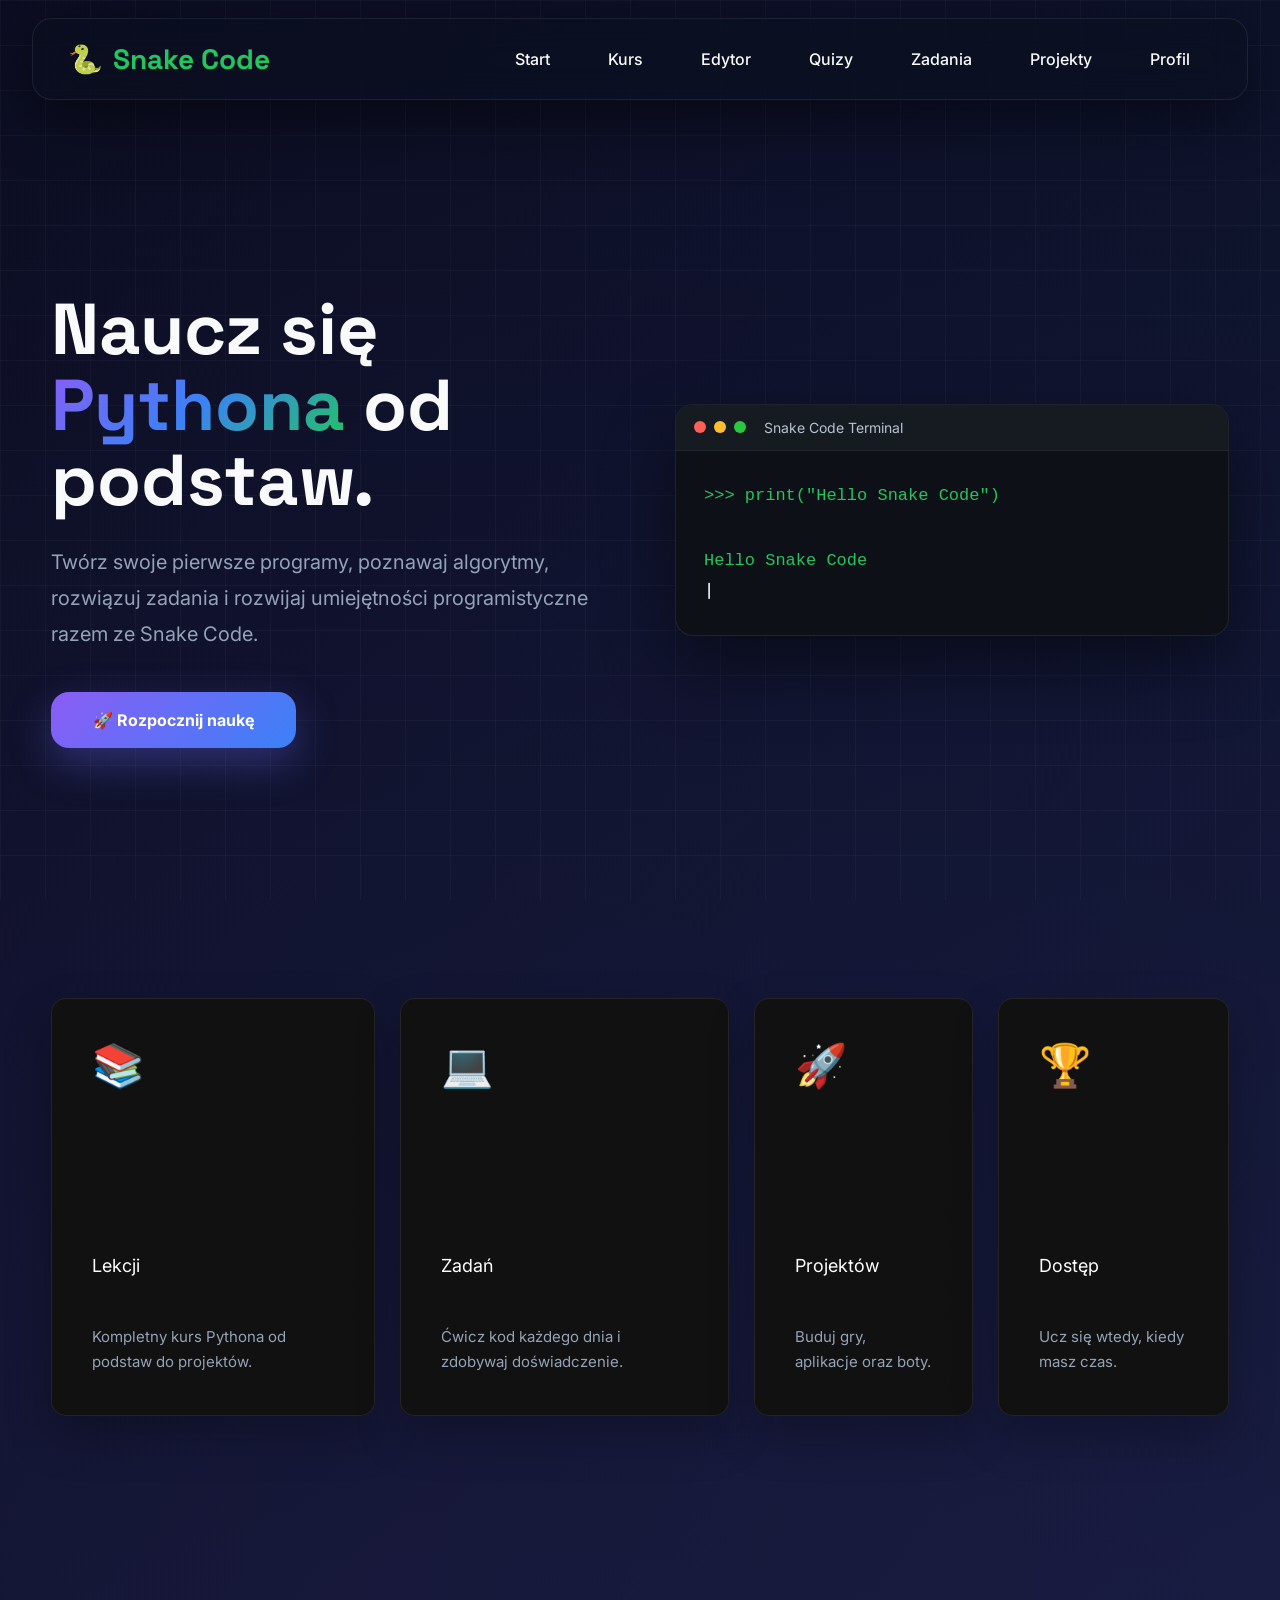
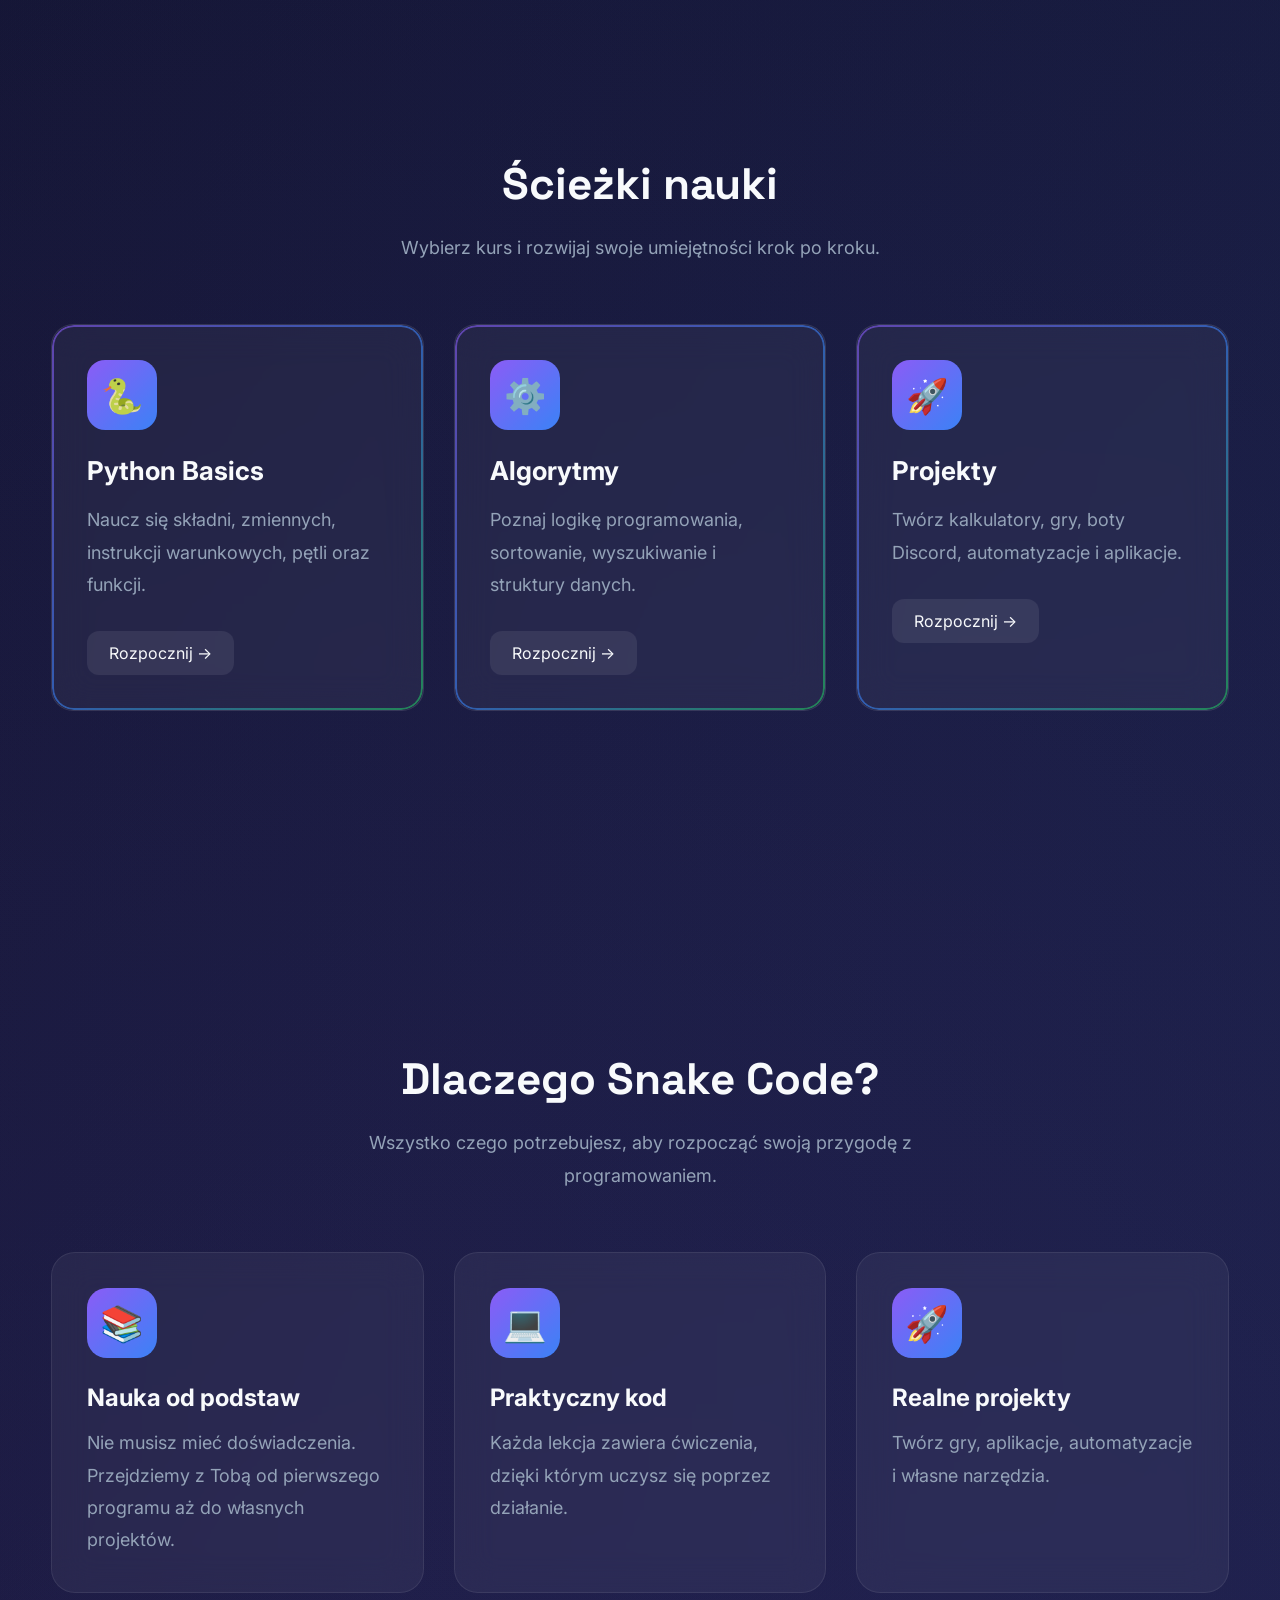
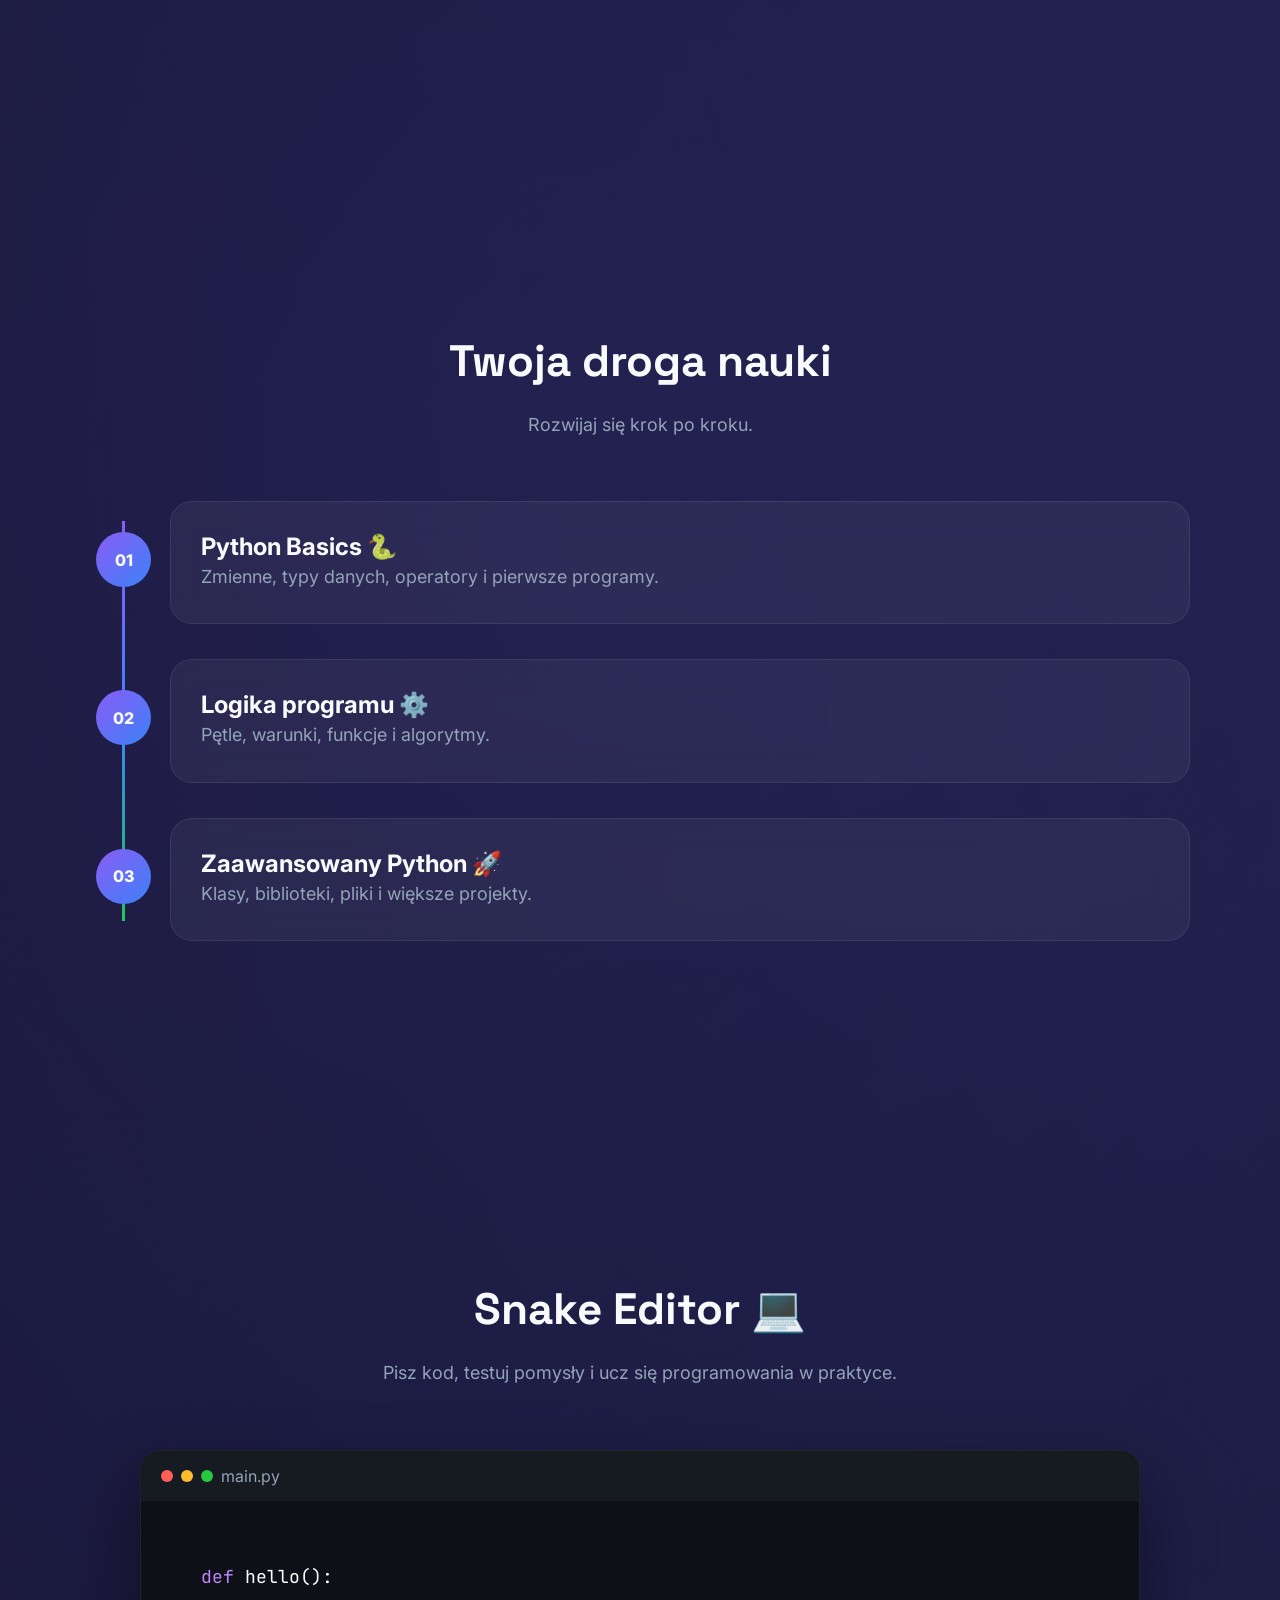
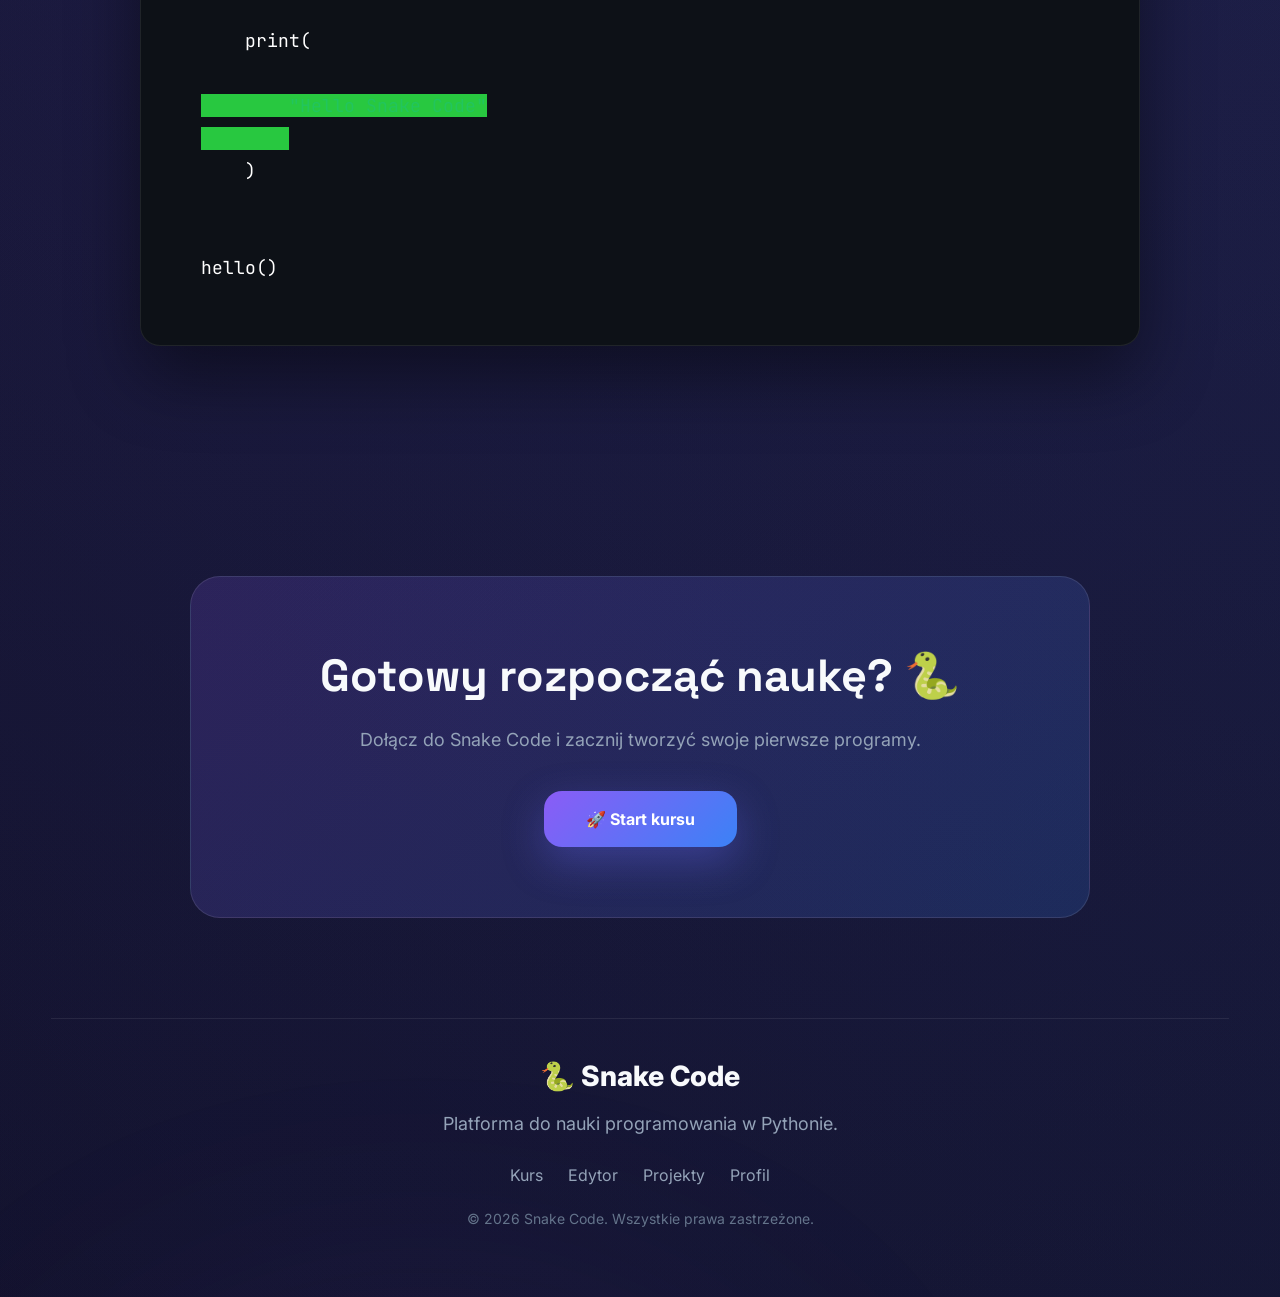
<file: index.html>
<!DOCTYPE html>
<html lang="pl">

<head>

    <meta charset="UTF-8">
    <meta name="viewport" content="width=device-width, initial-scale=1.0">

    <title>Snake Code | Nauka Pythona</title>

    <link rel="stylesheet" href="css/style.css">

</head>

<body>

<header>

    <div class="logo">
        🐍 <span>Snake Code</span>
    </div>

    <nav>

        <a href="index.html">Start</a>
        <a href="kurs.html">Kurs</a>
        <a href="edytor.html">Edytor</a>
        <a href="quiz.html">Quizy</a>
        <a href="zadania.html">Zadania</a>
        <a href="projekty.html">Projekty</a>
        <a href="profil.html">Profil</a>

    </nav>

</header>

<!-- HERO -->

<section class="hero">

    <div class="hero-left">

        <h1>
            Naucz się
            <span>Pythona</span>
            od podstaw.
        </h1>

        <p>

            Twórz swoje pierwsze programy,
            poznawaj algorytmy, rozwiązuj zadania
            i rozwijaj umiejętności programistyczne
            razem ze Snake Code.

        </p>

        <a href="kurs.html" class="btn">

            🚀 Rozpocznij naukę

        </a>

    </div>

    <div class="hero-right">

        <div class="terminal">

            <div class="terminal-header">

                <span class="dot red"></span>
                <span class="dot yellow"></span>
                <span class="dot green"></span>

                <span class="title">

                    Snake Code Terminal

                </span>

            </div>

<pre><code id="typing"></code><span class="cursor">|</span></pre>

        </div>

    </div>

</section>

<!-- STATYSTYKI -->

<section class="stats">

    <div class="stat-card">

        <div class="stat-icon">📚</div>

        <div class="stat-number">30+</div>

        <div class="stat-title">

            Lekcji

        </div>

        <div class="stat-text">

            Kompletny kurs Pythona
            od podstaw do projektów.

        </div>

    </div>

    <div class="stat-card">

        <div class="stat-icon">💻</div>

        <div class="stat-number">120+</div>

        <div class="stat-title">

            Zadań

        </div>

        <div class="stat-text">

            Ćwicz kod każdego dnia
            i zdobywaj doświadczenie.

        </div>

    </div>

    <div class="stat-card">

        <div class="stat-icon">🚀</div>

        <div class="stat-number">15+</div>

        <div class="stat-title">

            Projektów

        </div>

        <div class="stat-text">

            Buduj gry,
            aplikacje oraz boty.

        </div>

    </div>

    <div class="stat-card">

        <div class="stat-icon">🏆</div>

        <div class="stat-number">24/7</div>

        <div class="stat-title">

            Dostęp

        </div>

        <div class="stat-text">

            Ucz się wtedy,
            kiedy masz czas.

        </div>

    </div>

</section>
<!-- KURSY -->

<section class="courses">

    <div class="section-title">

        <h2>Ścieżki nauki</h2>

        <p>
            Wybierz kurs i rozwijaj swoje umiejętności krok po kroku.
        </p>

    </div>

    <div class="course-grid">

        <div class="course-card">

            <div class="course-icon">🐍</div>

            <h3>Python Basics</h3>

            <p>

                Naucz się składni, zmiennych, instrukcji warunkowych,
                pętli oraz funkcji.

            </p>

            <a href="kurs.html" class="course-btn">

                Rozpocznij →

            </a>

        </div>

        <div class="course-card">

            <div class="course-icon">⚙️</div>

            <h3>Algorytmy</h3>

            <p>

                Poznaj logikę programowania,
                sortowanie, wyszukiwanie
                i struktury danych.

            </p>

            <a href="kurs.html" class="course-btn">

                Rozpocznij →

            </a>

        </div>

        <div class="course-card">

            <div class="course-icon">🚀</div>

            <h3>Projekty</h3>

            <p>

                Twórz kalkulatory,
                gry, boty Discord,
                automatyzacje i aplikacje.

            </p>

            <a href="projekty.html" class="course-btn">

                Rozpocznij →

            </a>

        </div>

    </div>

</section>
<!-- DLACZEGO SNAKE CODE -->

<section class="why">

    <div class="section-title">

        <h2>
            Dlaczego Snake Code?
        </h2>

        <p>
            Wszystko czego potrzebujesz,
            aby rozpocząć swoją przygodę z programowaniem.
        </p>

    </div>


    <div class="cards">


        <div class="card">

            <div class="card-icon">
                📚
            </div>

            <h3>
                Nauka od podstaw
            </h3>

            <p>
                Nie musisz mieć doświadczenia.
                Przejdziemy z Tobą od pierwszego
                programu aż do własnych projektów.
            </p>

        </div>



        <div class="card">

            <div class="card-icon">
                💻
            </div>

            <h3>
                Praktyczny kod
            </h3>

            <p>
                Każda lekcja zawiera ćwiczenia,
                dzięki którym uczysz się poprzez działanie.
            </p>

        </div>



        <div class="card">

            <div class="card-icon">
                🚀
            </div>

            <h3>
                Realne projekty
            </h3>

            <p>
                Twórz gry, aplikacje,
                automatyzacje i własne narzędzia.
            </p>

        </div>


    </div>


</section>



<!-- ROADMAP -->

<section class="roadmap">


    <div class="section-title">

        <h2>
            Twoja droga nauki
        </h2>

        <p>
            Rozwijaj się krok po kroku.
        </p>

    </div>



    <div class="timeline">


        <div class="step">

            <span>
                01
            </span>

            <h3>
                Python Basics 🐍
            </h3>

            <p>
                Zmienne, typy danych,
                operatory i pierwsze programy.
            </p>

        </div>



        <div class="step">

            <span>
                02
            </span>

            <h3>
                Logika programu ⚙️
            </h3>

            <p>
                Pętle, warunki,
                funkcje i algorytmy.
            </p>

        </div>



        <div class="step">

            <span>
                03
            </span>

            <h3>
                Zaawansowany Python 🚀
            </h3>

            <p>
                Klasy, biblioteki,
                pliki i większe projekty.
            </p>

        </div>



    </div>


</section>

<!-- CODE EDITOR PREVIEW -->

<section class="editor-preview">


    <div class="section-title">

        <h2>
            Snake Editor 💻
        </h2>

        <p>
            Pisz kod, testuj pomysły
            i ucz się programowania w praktyce.
        </p>

    </div>



    <div class="editor-window">


        <div class="editor-top">

            <span class="dot red"></span>
            <span class="dot yellow"></span>
            <span class="dot green"></span>

            <span>
                main.py
            </span>

        </div>



        <div class="editor-code">

<pre>
<span class="purple">def</span> hello():

    print(
        <span class="green">
        "Hello Snake Code"
        </span>
    )


hello()
</pre>

        </div>


    </div>


</section>




<!-- CTA -->

<section class="cta">


    <h2>
        Gotowy rozpocząć naukę? 🐍
    </h2>


    <p>

        Dołącz do Snake Code
        i zacznij tworzyć swoje pierwsze programy.

    </p>



    <a href="kurs.html" class="btn">

        🚀 Start kursu

    </a>


</section>




<!-- FOOTER -->

<footer>


    <div class="footer-logo">

        🐍 Snake Code

    </div>


    <p>

        Platforma do nauki programowania w Pythonie.

    </p>


    <div class="footer-links">


        <a href="kurs.html">
            Kurs
        </a>


        <a href="edytor.html">
            Edytor
        </a>


        <a href="projekty.html">
            Projekty
        </a>


        <a href="profil.html">
            Profil
        </a>


    </div>



    <div class="copyright">

        © 2026 Snake Code.
        Wszystkie prawa zastrzeżone.

    </div>


</footer>



<script src="js/script.js"></script>

</body>
</html>
</file>
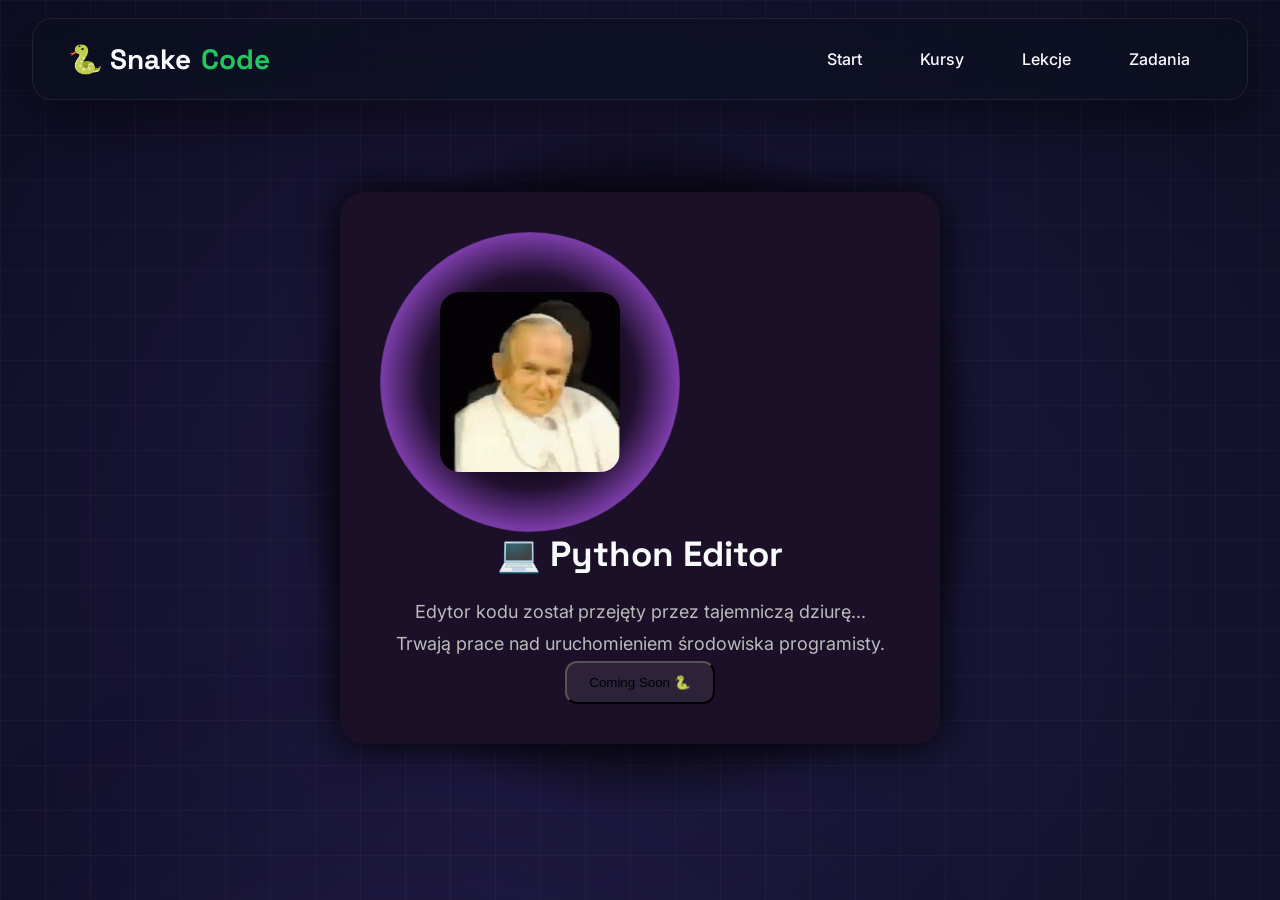
<file: edytor.html>
<!DOCTYPE html>
<html lang="pl">

<head>

<meta charset="UTF-8">

<title>Snake Code - Edytor</title>


<link rel="stylesheet" href="css/style.css">


</head>



<body>



<header>


<div class="logo">

🐍 Snake <span>Code</span>

</div>



<nav>


<a href="index.html">Start</a>

<a href="kurs.html">Kursy</a>

<a href="lekcje.html">Lekcje</a>

<a href="zadania.html">Zadania</a>


</nav>



</header>




<section class="secret-zone">



<div class="secret-card">



<div class="portal">


<img src="img/2137.gif">


</div>



<h2>

💻 Python Editor

</h2>



<p>

Edytor kodu został przejęty przez tajemniczą dziurę...

</p>



<p>

Trwają prace nad uruchomieniem środowiska programisty.

</p>



<button class="course-btn">

Coming Soon 🐍

</button>



</div>



</section>




</body>

</html>
</file>
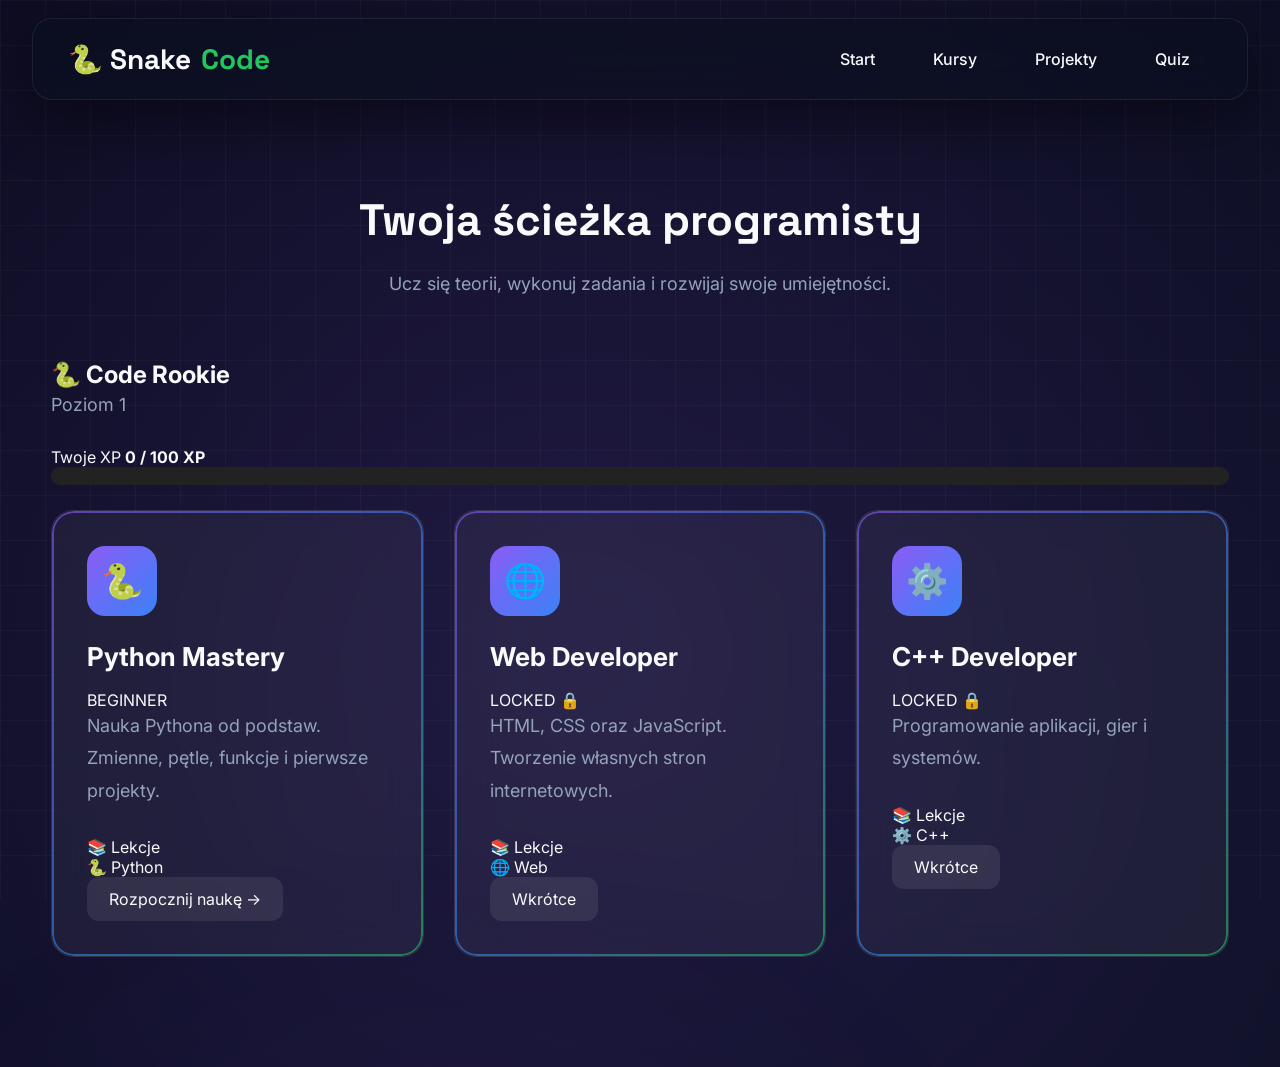
<file: kurs.html>
<!DOCTYPE html>
<html lang="pl">

<head>

<meta charset="UTF-8">
<meta name="viewport" content="width=device-width, initial-scale=1.0">

<title>Snake Code | Kursy</title>

<link rel="stylesheet" href="css/style.css">

</head>


<body>


<header>


<div class="logo">

🐍 Snake <span>Code</span>

</div>



<nav>

<a href="index.html">Start</a>
<a href="kurs.html">Kursy</a>
<a href="projekty.html">Projekty</a>
<a href="quiz.html">Quiz</a>

</nav>


</header>





<section>


<div class="section-title">


<h2>
Twoja ścieżka programisty
</h2>


<p>
Ucz się teorii, wykonuj zadania i rozwijaj swoje umiejętności.
</p>


</div>





<div class="profile-left">


<h3 id="courseNickname">
🐍 Code Rookie
</h3>


<p id="courseLevel">
Poziom 1
</p>


</div>





<div class="xp-box">


<div>

Twoje XP

<strong id="userXP">
0 XP
</strong>


</div>


<div class="xp-bar">

<span id="xpProgress"></span>

</div>


</div>







<div class="course-grid">





<!-- PYTHON -->


<div class="course-card">



<div class="course-icon">

🐍

</div>




<h3>

Python Mastery

</h3>




<span class="badge">

BEGINNER

</span>





<p>

Nauka Pythona od podstaw.
Zmienne, pętle, funkcje i pierwsze projekty.

</p>





<div class="course-info">


<div>

📚
Lekcje

</div>



<div>

🐍
Python

</div>


</div>




<div class="progress">


<span id="pythonProgress">

</span>


</div>




<a class="course-btn" href="lekcje.html">

Rozpocznij naukę →

</a>



</div>









<!-- WEB -->


<div class="course-card locked">


<div class="course-icon">

🌐

</div>




<h3>

Web Developer

</h3>




<span class="badge locked-badge">

LOCKED 🔒

</span>





<p>

HTML, CSS oraz JavaScript.
Tworzenie własnych stron internetowych.

</p>





<div class="course-info">


<div>

📚
Lekcje

</div>



<div>

🌐
Web

</div>


</div>




<a class="course-btn">

Wkrótce

</a>



</div>









<!-- C++ -->


<div class="course-card locked">


<div class="course-icon">

⚙️

</div>




<h3>

C++ Developer

</h3>




<span class="badge locked-badge">

LOCKED 🔒

</span>





<p>

Programowanie aplikacji,
gier i systemów.

</p>





<div class="course-info">


<div>

📚
Lekcje

</div>



<div>

⚙️
C++

</div>


</div>




<a class="course-btn">

Wkrótce

</a>



</div>




</div>



</section>







<script src="js/User.js"></script>


<script>


if(typeof userData !== "undefined"){



document.getElementById("courseNickname").innerHTML =

"🐍 " + userData.nickname;



document.getElementById("courseLevel").innerHTML =

"Poziom " + userData.level;



document.getElementById("userXP").innerHTML =

userData.xp + " / " + userData.maxXp + " XP";





let percent =

(userData.xp / userData.maxXp) * 100;



document.getElementById("xpProgress").style.width =

percent + "%";





let python = userData.coursesProgress.python;



let progress =

(python.completed / python.total) * 100;




document.getElementById("pythonProgress").style.width =

progress + "%";



}



</script>




</body>

</html>
</file>
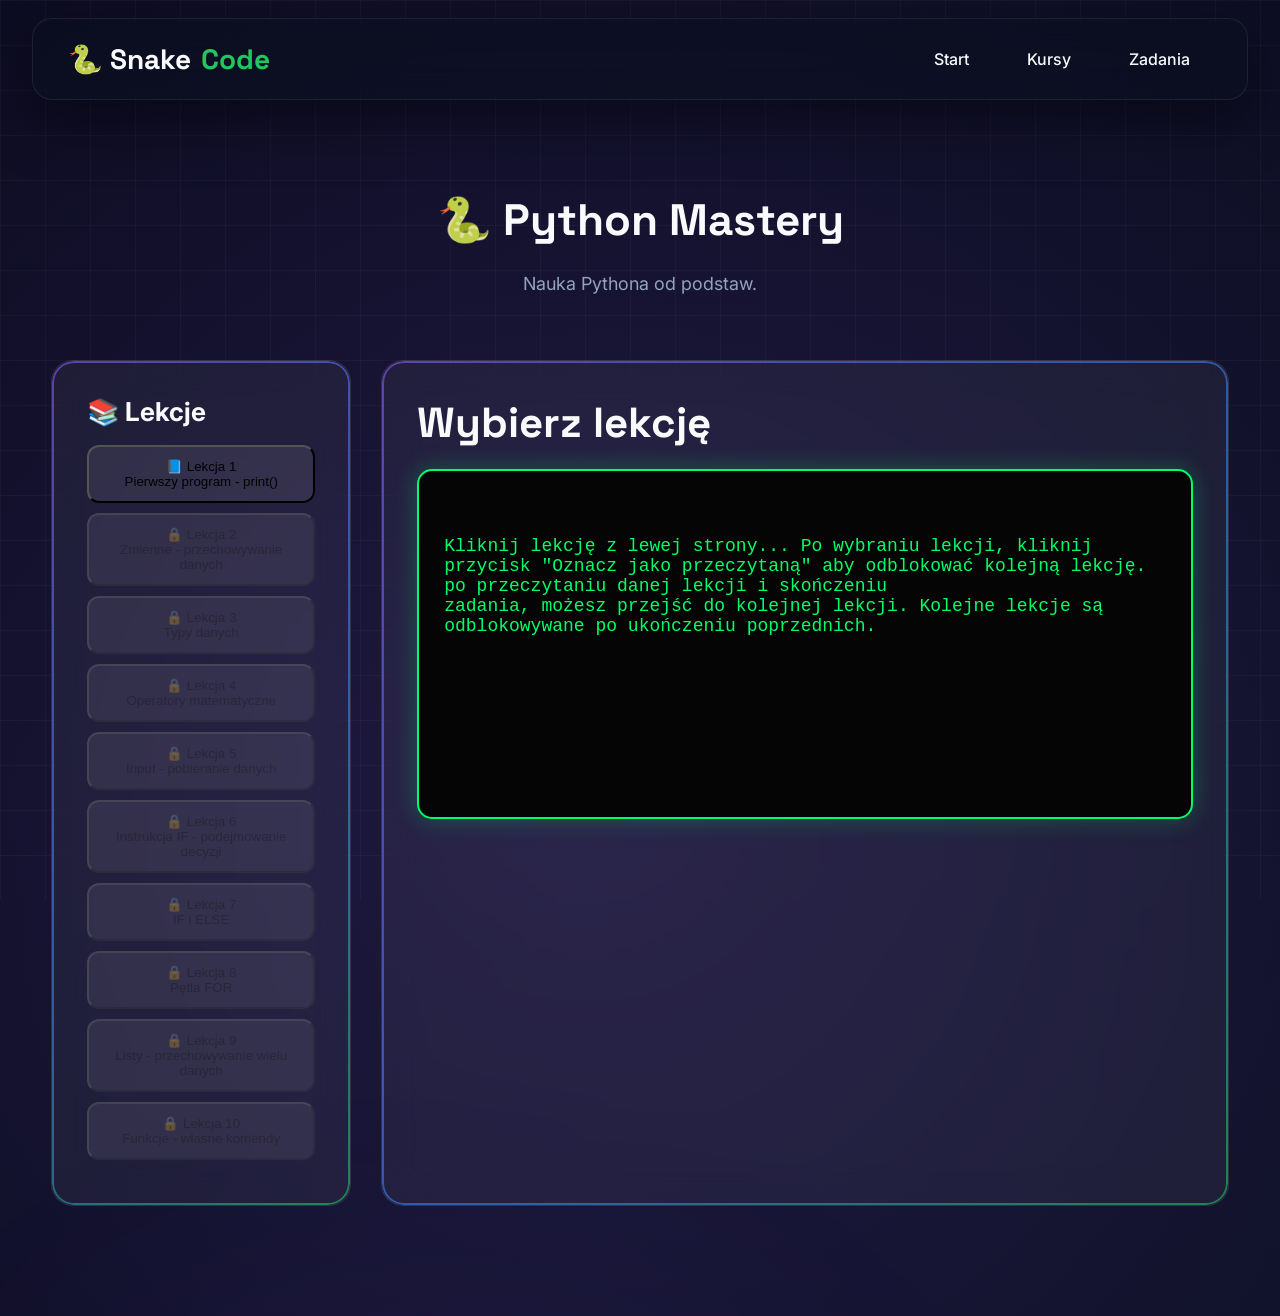
<file: lekcje.html>
<!DOCTYPE html>
<html lang="pl">

<head>

<meta charset="UTF-8">
<meta name="viewport" content="width=device-width, initial-scale=1.0">

<title>Snake Code - Python Mastery</title>

<link rel="stylesheet" href="css/style.css">

</head>


<body>


<header>

<div class="logo">
🐍 Snake <span>Code</span>
</div>


<nav>

<a href="index.html">Start</a>
<a href="kurs.html">Kursy</a>
<a href="zadania.html">Zadania</a>

</nav>

</header>




<section>


<div class="section-title">

<h2>
🐍 Python Mastery
</h2>


<p>
Nauka Pythona od podstaw.
</p>


</div>





<div style="
display:flex;
gap:30px;
flex-wrap:wrap;
">





<div class="course-card"
style="
width:300px;
">


<h3>
📚 Lekcje
</h3>


<div id="lessonMenu">

</div>


</div>






<div class="course-card"
style="
flex:1;
min-width:350px;
">


<h2 id="lessonTitle">

Wybierz lekcję

</h2>


<div id="lessonContent" class="terminal-box">

Kliknij lekcję z lewej strony... Po wybraniu lekcji, kliknij przycisk "Oznacz jako przeczytaną" aby odblokować kolejną lekcję. po przeczytaniu danej lekcji i skończeniu
zadania, możesz przejść do kolejnej lekcji. Kolejne lekcje są odblokowywane po ukończeniu poprzednich.

</div>



<br>



<button
class="course-btn"
id="completeButton"
style="display:none;"
onclick="completeCurrentLesson()">


Oznacz jako przeczytaną ✓


</button>


</div>


</div>


</section>





<script src="js/User.js"></script>



<script>



const pythonLessons = [


{

id:1,

title:"Pierwszy program - print()",


content:`


<h3>🐍 Czym jest Python?</h3>


<p>
Python to język programowania używany do tworzenia aplikacji,
gier, automatyzacji oraz wielu innych projektów.
</p>


<p>
Kod Pythona zapisujemy używając angielskich słów.
Programista musi znać znaczenie tych instrukcji.
</p>



<h3>📖 Pierwsza funkcja - print()</h3>


<p>
Funkcja <b>print()</b> służy do wyświetlania informacji na ekranie.
</p>



<pre>
print("Hello World")
</pre>



<h3>🔎 Co robi ten kod?</h3>


<p>

<b>print</b> oznacza pokaż lub wyświetl.

Tekst znajdujący się w nawiasach zostanie pokazany użytkownikowi.

</p>



<pre>
print("Snake Code")
</pre>


<p>
Wynik programu:
</p>


<pre>
Snake Code
</pre>




<h3>⚠️ Ważne!</h3>


<p>
Python rozróżnia wielkie i małe litery.
</p>


<pre>
print("Hello")
</pre>


<p>
Działa poprawnie.
</p>



<pre>
Print("Hello")
</pre>


<p>
Nie działa, ponieważ Print i print to dla Pythona dwie różne rzeczy.
</p>




<h3>❌ Częsty błąd</h3>


<pre>
print(Hello)
</pre>


<p>
Python pomyśli, że Hello jest zmienną.
</p>


<p>
Poprawnie:
</p>


<pre>
print("Hello")
</pre>



<h3>🎯 Zadanie</h3>


<p>
Napisz program, który wyświetli:
</p>


<pre>
Snake Code
</pre>


`

},




{

id:2,

title:"Zmienne - przechowywanie danych",


content:`


<h3>📦 Czym są zmienne?</h3>


<p>
Zmienne służą do przechowywania informacji.
Możemy zapisać w nich tekst, liczby lub inne dane.
</p>



<h3>Przykład:</h3>



<pre>
name = "Kotek"

print(name)
</pre>



<h3>🔎 Wyjaśnienie:</h3>


<p>
<b>name</b> - nazwa zmiennej.
</p>


<p>
<b>=</b> - przypisanie wartości.
</p>


<p>
<b>"Kotek"</b> - tekst zapisany w zmiennej.
</p>



<h3>Wynik:</h3>


<pre>
Kotek
</pre>



<h3>⚠️ Pamiętaj</h3>


<p>
Nazwy zmiennych nie mogą zawierać spacji.
</p>


Źle:

<pre>
my name = "Kotek"
</pre>


Dobrze:

<pre>
my_name = "Kotek"
</pre>



<h3>🎯 Zadanie</h3>


<p>
Stwórz zmienną nickname i wyświetl swój nick.
</p>


`

},




{

id:3,

title:"Typy danych",


content:`


<h3>📚 Dane w Pythonie</h3>


<p>
Python posiada różne rodzaje danych.
</p>



<h3>Tekst - string</h3>


<pre>
name = "Snake"
</pre>


<p>
Tekst zapisujemy w cudzysłowie.
</p>




<h3>Liczby - int</h3>


<pre>
age = 15
</pre>


<p>
Liczby nie potrzebują cudzysłowów.
</p>




<h3>Wartości logiczne - bool</h3>


<pre>
online = True
</pre>



<h3>🎯 Zadanie</h3>


<p>
Utwórz trzy zmienne:
</p>


<ul>

<li>imię</li>

<li>wiek</li>

<li>czy uczysz się Pythona</li>

</ul>


`

},




{

id:4,

title:"Operatory matematyczne",


content:`


<h3>➕ Liczenie w Pythonie</h3>


<p>
Python potrafi wykonywać działania matematyczne.
</p>



<pre>
a = 5
b = 3


print(a + b)
print(a - b)
print(a * b)
print(a / b)
</pre>



<h3>Operatory:</h3>


<ul>

<li>+ dodawanie</li>

<li>- odejmowanie</li>

<li>* mnożenie</li>

<li>/ dzielenie</li>

</ul>



<h3>🎯 Zadanie</h3>


<p>
Stwórz program, który doda dwie liczby.
</p>


`

},

{


id:5,

title:"Input - pobieranie danych",


content:`


<h3>⌨️ Program pyta użytkownika</h3>


<p>
Do tej pory sami wpisywaliśmy dane w kodzie.
Funkcja <b>input()</b> pozwala użytkownikowi wpisać własną odpowiedź.
</p>



<h3>Przykład:</h3>


<pre>
name = input("Jak masz na imię? ")

print(name)
</pre>



<h3>🔎 Jak działa kod?</h3>


<p>
Program zatrzyma się i poczeka aż użytkownik wpisze odpowiedź.
</p>


<p>
To co wpisze użytkownik zostanie zapisane w zmiennej.
</p>



<h3>Wynik:</h3>


<pre>
Jak masz na imię?

Kotek


Kotek
</pre>



<h3>⚠️ Ważne</h3>


<p>
Input zawsze zwraca tekst.
Jeżeli chcemy liczbę musimy ją zamienić.
</p>



<pre>
age = int(input("Wiek: "))
</pre>



<h3>🎯 Zadanie</h3>


<p>
Stwórz program który zapyta o imię i wyświetli powitanie.
</p>


`

},



{


id:6,

title:"Instrukcja IF - podejmowanie decyzji",


content:`


<h3>🤔 Program może myśleć</h3>


<p>
Instrukcja <b>if</b> pozwala wykonywać kod tylko wtedy,
gdy warunek jest prawdziwy.
</p>



<h3>Przykład:</h3>


<pre>
age = 18


if age >= 18:

    print("Dorosły")
</pre>



<h3>🔎 Wyjaśnienie:</h3>


<p>
<b>if</b> oznacza "jeżeli".
</p>


<p>
Program sprawdza warunek:
</p>


<pre>
age >= 18
</pre>



<p>
Jeżeli jest prawdziwy, wykona kod pod spodem.
</p>



<h3>Operatory porównania:</h3>


<ul>

<li>== równe</li>

<li>!= różne</li>

<li>> większe</li>

<li>< mniejsze</li>

<li>>= większe lub równe</li>

<li><= mniejsze lub równe</li>

</ul>



<h3>🎯 Zadanie</h3>


<p>
Sprawdź czy liczba jest większa od 10.
</p>


`

},




{


id:7,

title:"IF i ELSE",


content:`


<h3>🔀 Dwie możliwości</h3>


<p>
Czasami chcemy wykonać jedną rzecz,
gdy warunek jest prawdziwy,
a inną gdy jest fałszywy.
</p>



<h3>Przykład:</h3>


<pre>
age = 15


if age >= 18:

    print("Dorosły")

else:

    print("Niepełnoletni")
</pre>



<h3>🔎 Co robi else?</h3>


<p>
<b>else</b> oznacza "w przeciwnym przypadku".
</p>


<p>
Jeżeli IF nie zadziała, wykona się ELSE.
</p>



<h3>🎯 Zadanie</h3>


<p>
Stwórz program sprawdzający czy ktoś może wejść na stronę.
</p>


`

},




{


id:8,

title:"Pętla FOR",


content:`


<h3>🔁 Powtarzanie kodu</h3>


<p>
Pętla pozwala wykonywać ten sam kod wiele razy.
</p>



<h3>Przykład:</h3>


<pre>
for i in range(5):

    print(i)
</pre>



<h3>Wynik:</h3>


<pre>
0
1
2
3
4
</pre>



<h3>🔎 Jak działa?</h3>


<p>
range(5) tworzy liczby od 0 do 4.
</p>



<p>
Zmienna i przechowuje aktualną wartość.
</p>



<h3>🎯 Zadanie</h3>


<p>
Wyświetl liczby od 1 do 10.
</p>


`

},




{


id:9,

title:"Listy - przechowywanie wielu danych",


content:`


<h3>📦 Czym jest lista?</h3>


<p>
Lista pozwala przechowywać wiele wartości w jednej zmiennej.
</p>



<h3>Przykład:</h3>


<pre>
animals = [
"kot",
"pies",
"papuga"
]


print(animals)
</pre>



<h3>Dodawanie elementów:</h3>


<pre>
animals.append("ryba")
</pre>



<h3>🔎 Dlaczego listy są ważne?</h3>


<p>
Są używane w grach, aplikacjach,
bazach danych i wielu projektach.
</p>



<h3>🎯 Zadanie</h3>


<p>
Stwórz listę swoich ulubionych rzeczy
i wyświetl ją.
</p>


`

},




{


id:10,

title:"Funkcje - własne komendy",


content:`


<h3>⚙️ Tworzenie własnych funkcji</h3>


<p>
Funkcja to fragment kodu,
który możemy uruchomić wiele razy.
</p>



<h3>Przykład:</h3>


<pre>
def hello():

    print("Cześć")


hello()
</pre>



<h3>🔎 Wyjaśnienie:</h3>


<p>
<b>def</b> tworzy nową funkcję.
</p>


<p>
Nazwę funkcji wybiera programista.
</p>



<h3>Przykład:</h3>


<pre>
def welcome():

    print("Witaj Snake Code")


welcome()
</pre>



<h3>🎯 Zadanie końcowe</h3>


<p>
Stwórz własną funkcję,
która wyświetli dowolną wiadomość.
</p>


`

}

];






let currentLesson = null;


let menu =
document.getElementById("lessonMenu");





if(!userData.completedLessons){

    userData.completedLessons=[];

}


saveUser();





pythonLessons.forEach(function(lesson){



let locked = false;



if(
lesson.id > 1 &&
!userData.completedLessons.includes(
"python_lesson" + (lesson.id - 1)
)
){

locked = true;

}




menu.innerHTML += `


<button

class="course-btn lesson-button"

style="
width:100%;
margin-bottom:10px;
"

data-id="${lesson.id}"

${locked ? "disabled" : ""}>


${locked ? "🔒" : "📘"}

Lekcja ${lesson.id}

<br>

${lesson.title}


</button>


`;



});








function showLesson(id){


console.log("START SHOW LESSON", id);



let lesson = null;



for(let i = 0; i < pythonLessons.length; i++){


    if(pythonLessons[i].id === id){

        lesson = pythonLessons[i];

    }


}



console.log(
"ZNALEZIONA LEKCJA:",
lesson
);



if(!lesson){

alert(
"Nie znaleziono lekcji!"
);

return;

}



currentLesson = id;



document.getElementById(
"lessonTitle"
).innerHTML =

"📘 Lekcja "
+ lesson.id
+ ": "
+ lesson.title;



let terminal =
document.getElementById("lessonContent");


terminal.innerHTML = `

<div class="terminal-title">
🐍 Snake Code Terminal
</div>

<div id="terminalText"></div>

`;



let text = `

> Uruchamianie modułu Python...

> Ładowanie lekcji ${lesson.id}: ${lesson.title}


${lesson.content.replace(/<[^>]*>/g,'')}


> Status: GOTOWE ✓

> Możesz przejść dalej.

`;



let index = 0;


let output =
document.getElementById("terminalText");



function typeTerminal(){


if(index < text.length){


output.innerHTML +=
text.charAt(index);


index++;


setTimeout(
typeTerminal,
20
);


}


}



typeTerminal();


lesson.content;



document.getElementById(
"completeButton"
).style.display =
"block";


}







function completeCurrentLesson(){



if(currentLesson === null){

alert(
"Wybierz najpierw lekcję"
);

return;

}



completeLesson(
"python",
currentLesson
);



location.reload();



}








document.querySelectorAll(".lesson-button").forEach(button => {


button.onclick = function(){


let id = Number(
this.dataset.id
);


console.log(
"Kliknięto:",
id
);


showLesson(id);


};


});



</script>



</body>

</html>
</file>
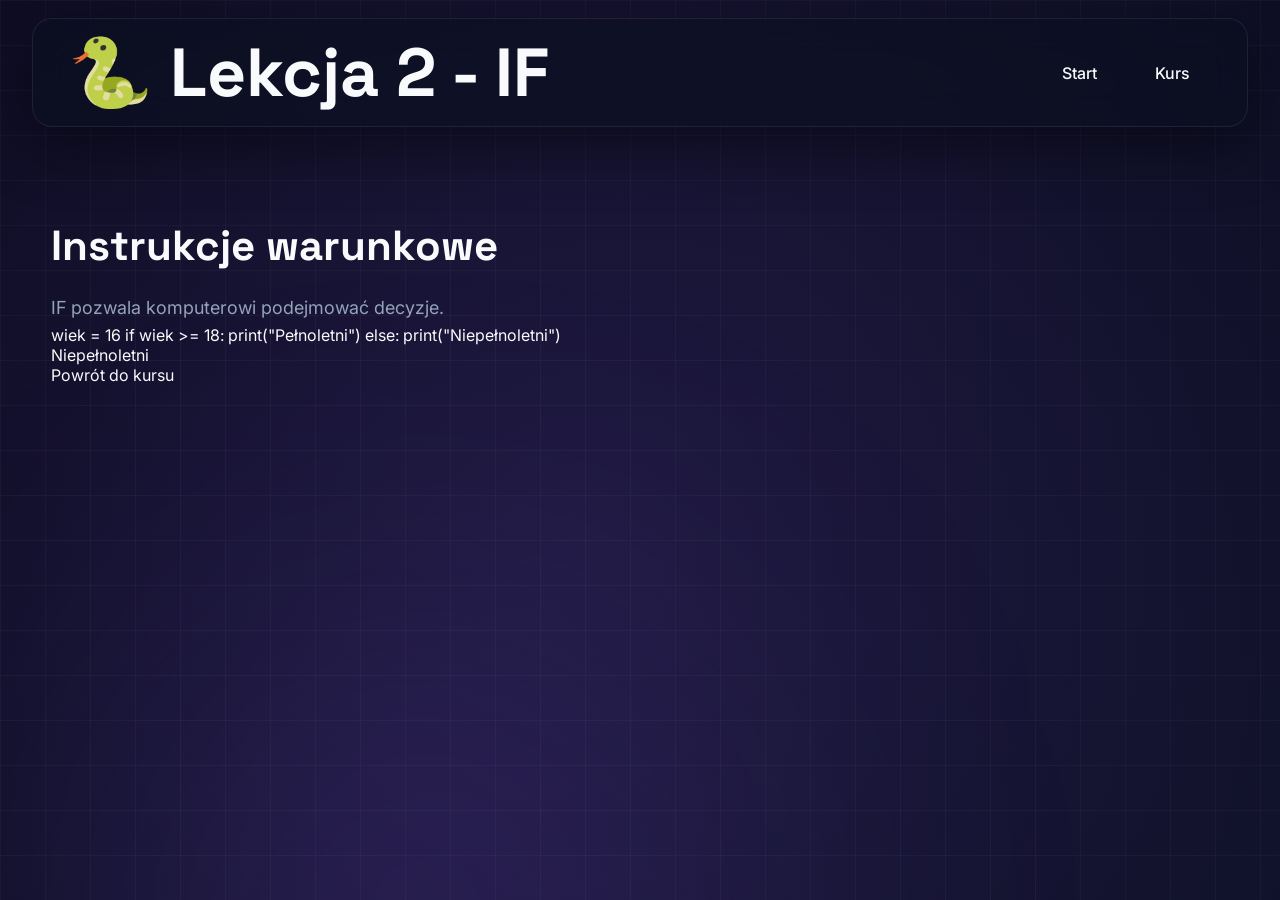
<file: lekcje2.html>
<!DOCTYPE html>
<html lang="pl">

<head>

<meta charset="UTF-8">
<title>Lekcja 2 Python</title>
<link rel="stylesheet" href="css/style.css">

</head>


<body>


<header>

<h1>🐍 Lekcja 2 - IF</h1>

<nav>
<a href="index.html">Start</a>
<a href="kurs.html">Kurs</a>
</nav>

</header>



<section class="container">


<h2>Instrukcje warunkowe</h2>


<p>
IF pozwala komputerowi podejmować decyzje.
</p>


<div class="code">

wiek = 16

if wiek >= 18:
    print("Pełnoletni")
else:
    print("Niepełnoletni")

</div>



<div class="result">

Niepełnoletni

</div>


<a class="button" href="kurs.html">
Powrót do kursu
</a>


</section>


</body>
</html>
</file>
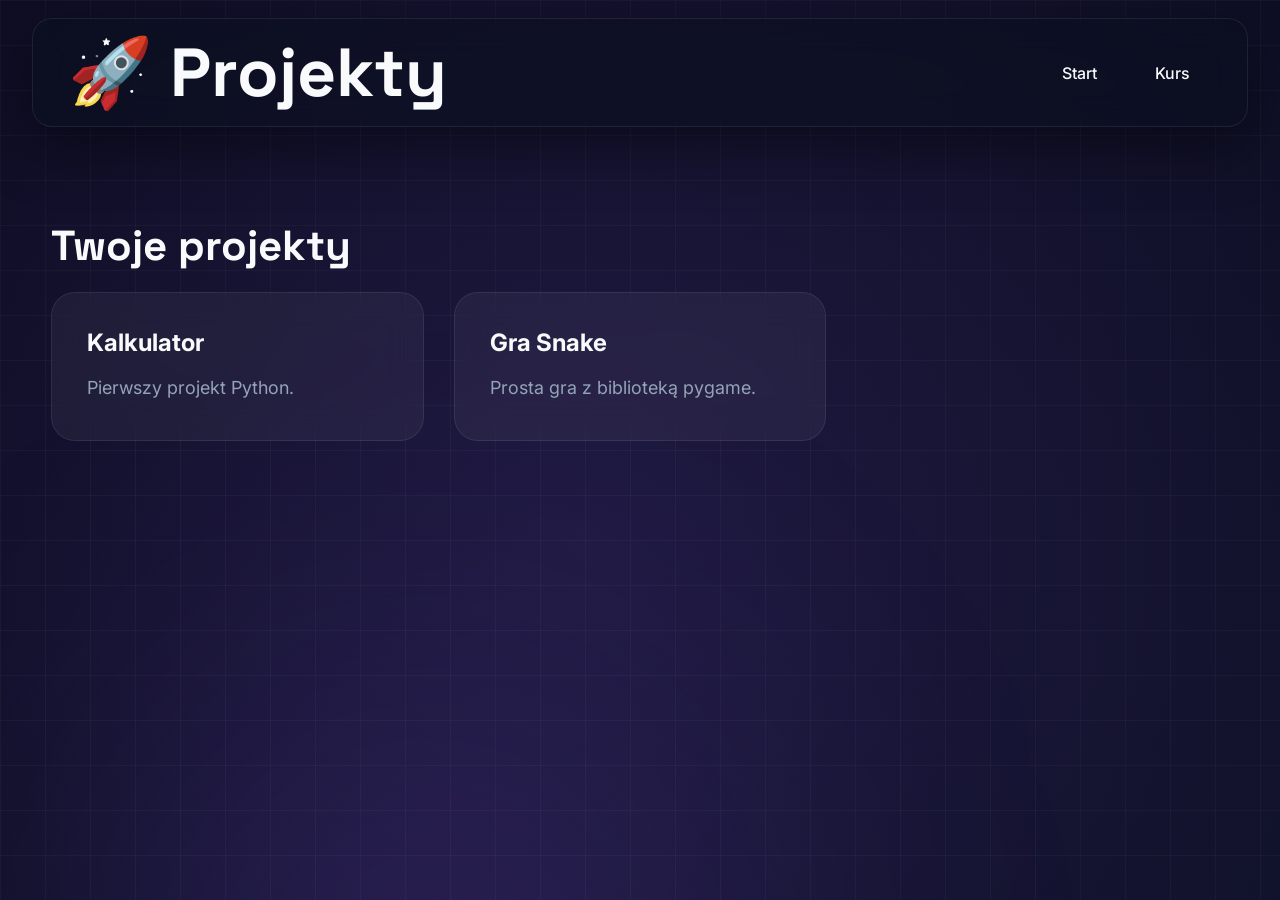
<file: projekty.html>
<!DOCTYPE html>
<html lang="pl">

<head>

<meta charset="UTF-8">
<title>Projekty Python</title>

<link rel="stylesheet" href="css/style.css">

</head>


<body>


<header>

<h1>🚀 Projekty</h1>

<nav>

<a href="index.html">Start</a>
<a href="kurs.html">Kurs</a>

</nav>

</header>



<section class="container">


<h2>Twoje projekty</h2>


<div class="cards">


<div class="card">

<h3>Kalkulator</h3>

<p>
Pierwszy projekt Python.
</p>

</div>



<div class="card">

<h3>Gra Snake</h3>

<p>
Prosta gra z biblioteką pygame.
</p>

</div>


</div>


</section>


</body>
</html>
</file>
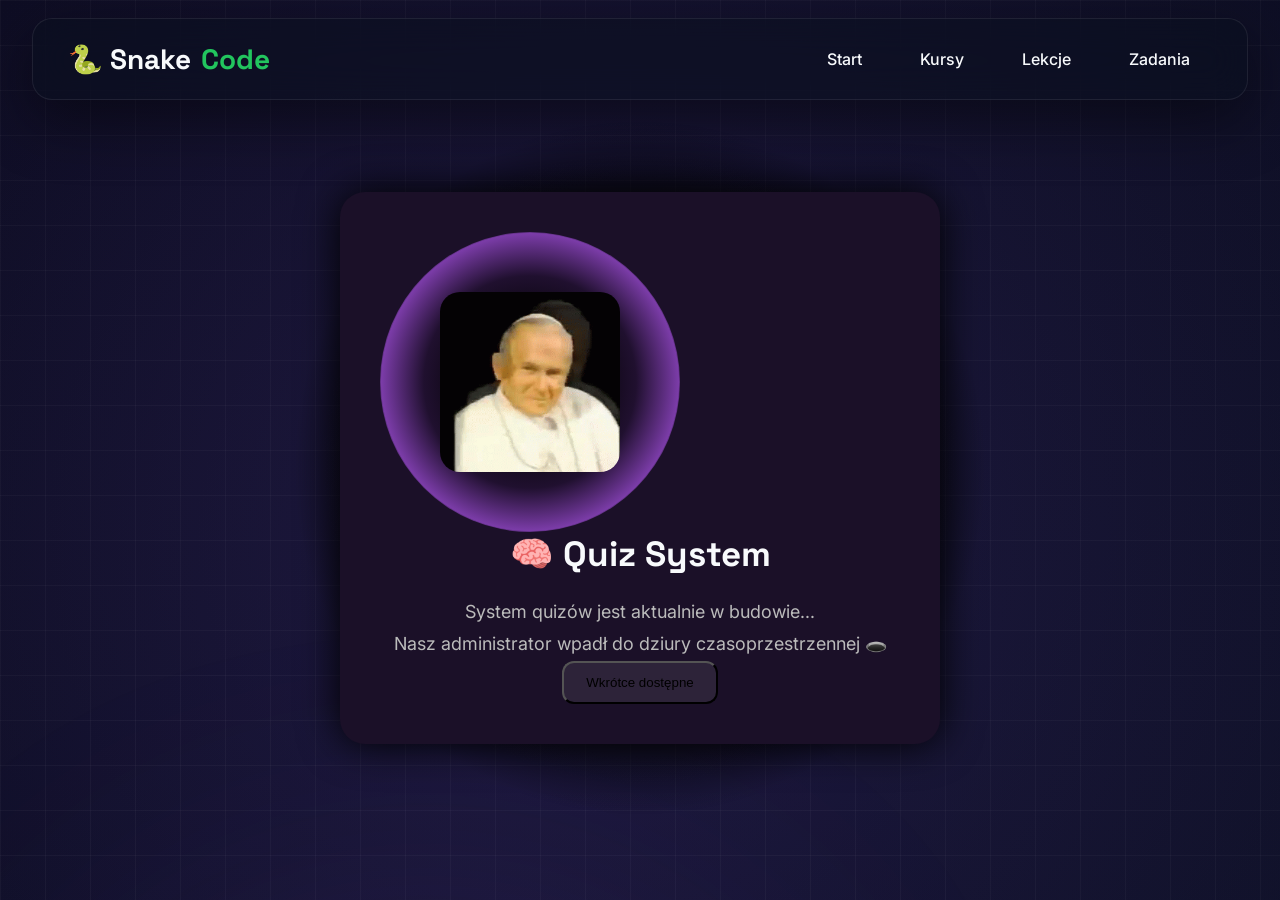
<file: quiz.html>
<!DOCTYPE html>
<html lang="pl">

<head>

<meta charset="UTF-8">

<title>Snake Code - Quiz</title>

<link rel="stylesheet" href="css/style.css">

</head>


<body>


<header>


<div class="logo">

🐍 Snake <span>Code</span>

</div>


<nav>

<a href="index.html">Start</a>
<a href="kurs.html">Kursy</a>
<a href="lekcje.html">Lekcje</a>
<a href="zadania.html">Zadania</a>

</nav>


</header>




<section class="secret-zone">


<div class="secret-card">


<div class="portal">


<img src="img/2137.gif">


</div>



<h2>
🧠 Quiz System
</h2>



<p>

System quizów jest aktualnie w budowie...

</p>


<p>

Nasz administrator wpadł do dziury czasoprzestrzennej 🕳️

</p>


<button class="course-btn">

Wkrótce dostępne

</button>



</div>


</section>




</body>

</html>
</file>
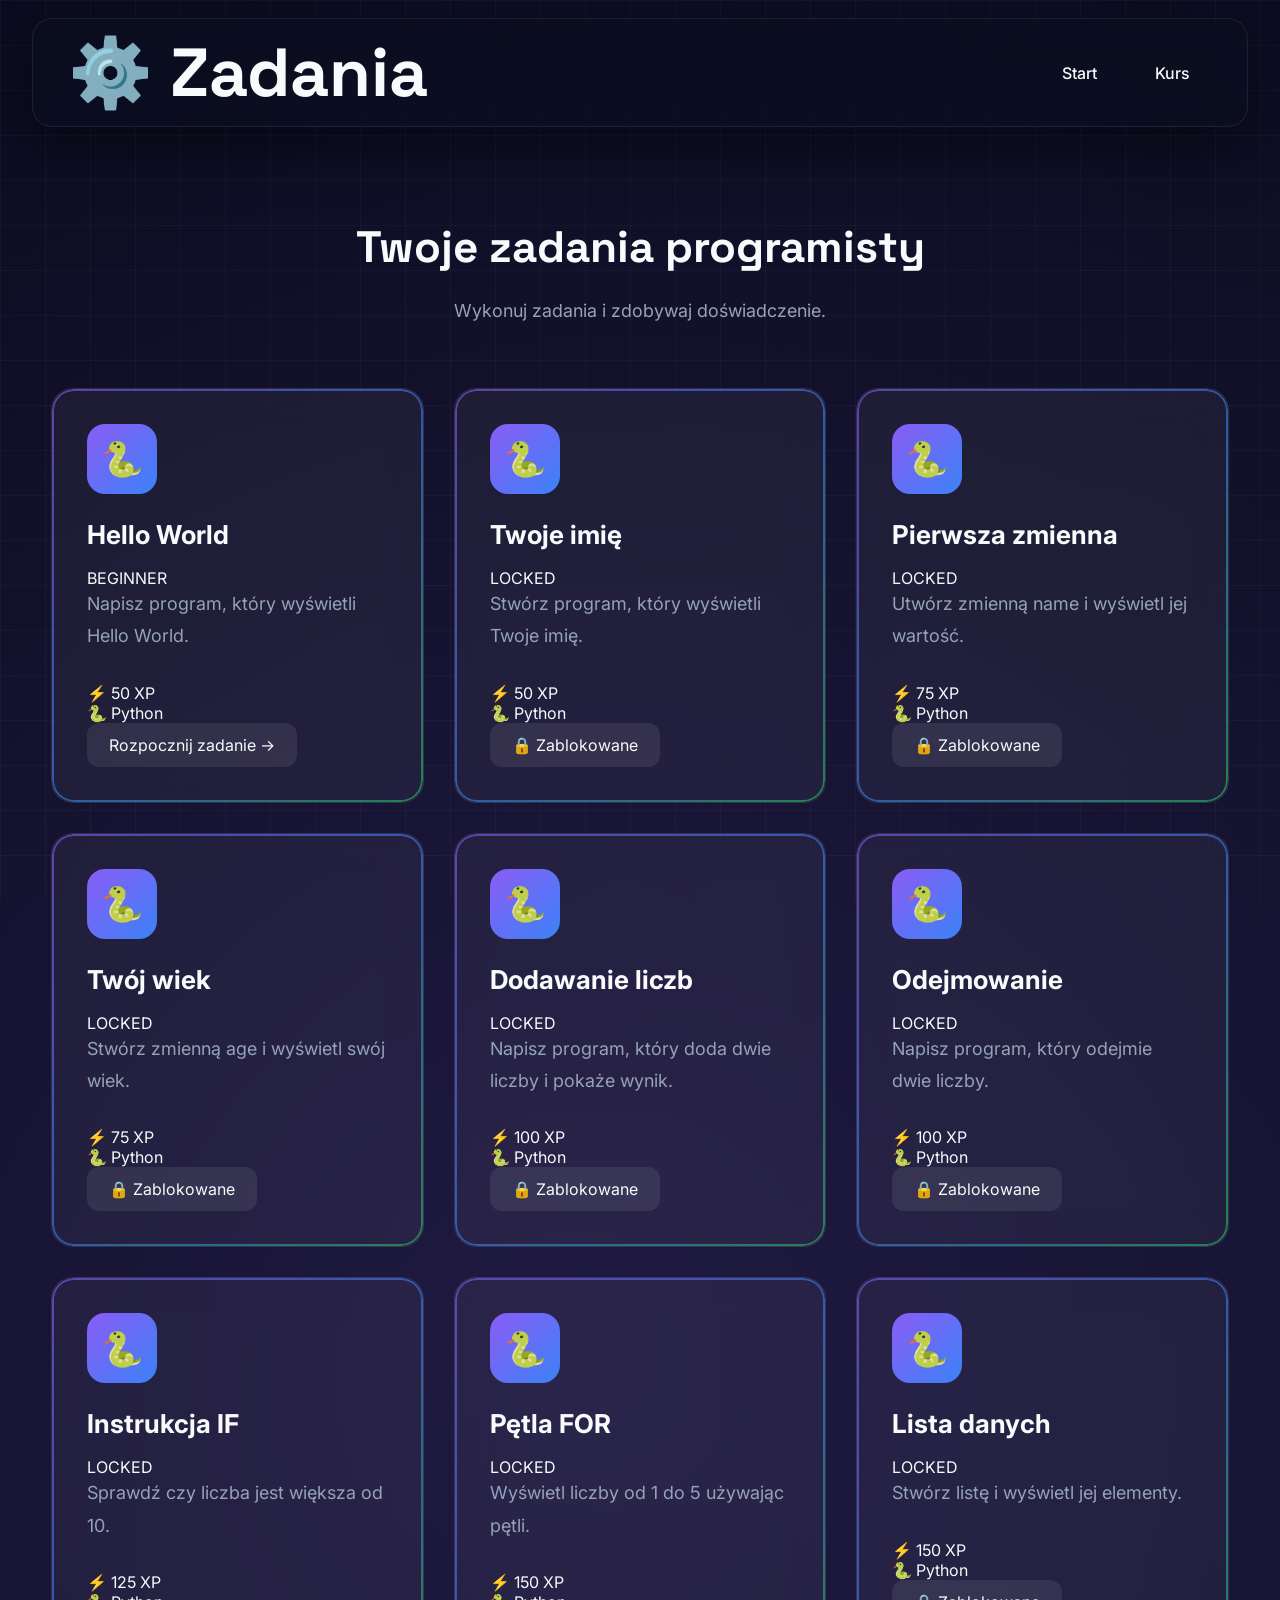
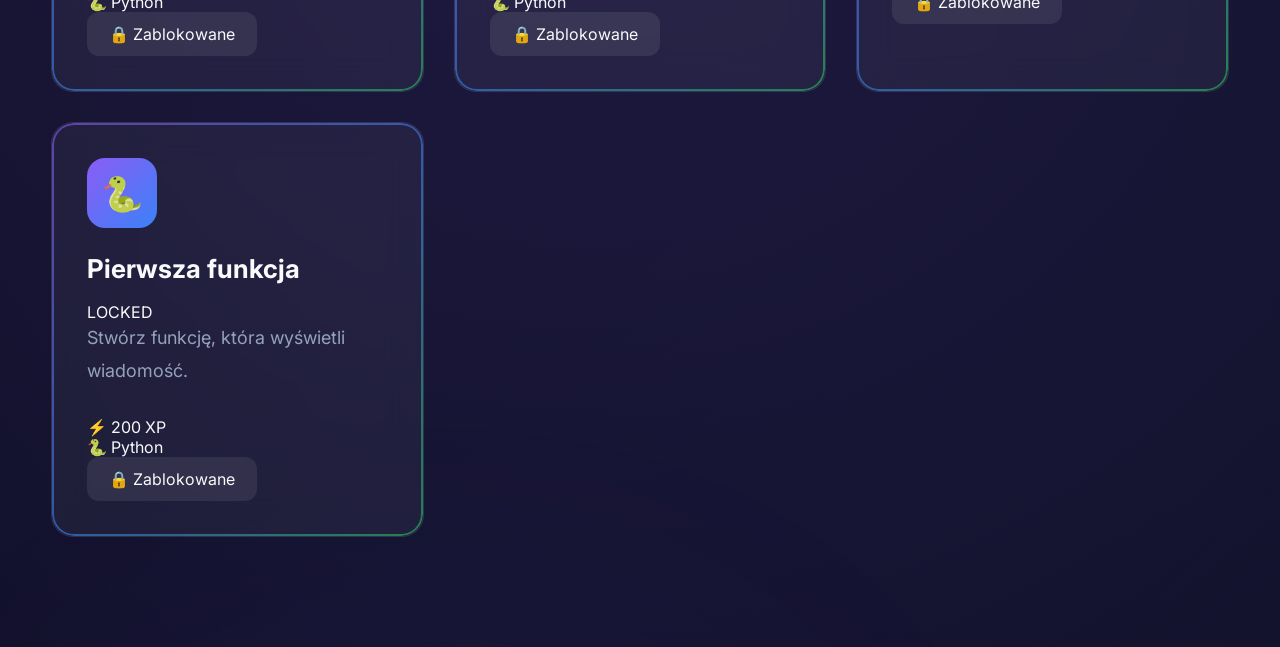
<file: zadania.html>
<!DOCTYPE html>
<html lang="pl">

<head>

<meta charset="UTF-8">
<title>Zadania Python</title>

<link rel="stylesheet" href="css/style.css">

</head>


<body>


<header>

<h1>⚙️ Zadania</h1>

<nav>
<a href="index.html">Start</a>
<a href="kurs.html">Kurs</a>
</nav>

</header>



<section>


<div class="section-title">

<h2>
Twoje zadania programisty
</h2>

<p>
Wykonuj zadania i zdobywaj doświadczenie.
</p>

</div>




<div class="course-grid" id="taskList">


</div>


</section>



<script src="js/User.js"></script>


<script>


let container =
document.getElementById("taskList");



tasks.forEach(task => {



let locked = false;



if(
task.required &&
!userData.completedTasks.includes(task.required)
){

locked = true;

}





container.innerHTML += `


<div class="course-card">


<div class="course-icon">
🐍
</div>


<h3>
${task.name}
</h3>


<span class="badge">
${locked ? "LOCKED" : "BEGINNER"}
</span>



<p>
${task.description}
</p>



<div class="course-info">


<div>
⚡
${task.xp} XP
</div>


<div>
🐍
Python
</div>


</div>




<a 
class="course-btn"
onclick="${locked ? "" : `startTask('${task.id}')`}">


${locked ? "🔒 Zablokowane" : "Rozpocznij zadanie →"}


</a>



</div>


`;


});



</script>


</body>

</html>
</file>
<file: css/style.css>
/* ==========================================
   SNAKE CODE 2.0
   STYLE.CSS
   CZĘŚĆ 1/4
========================================== */

/* GOOGLE FONTS */
@import url('https://fonts.googleapis.com/css2?family=Inter:wght@300;400;500;600;700;800&family=JetBrains+Mono:wght@400;600&family=Space+Grotesk:wght@500;700&display=swap');

/* RESET */

*{
    margin:0;
    padding:0;
    box-sizing:border-box;
}

:root{

    --bg:#060816;
    --bg2:#0b1022;
    --card:#111827;

    --white:#ffffff;
    --text:#f8fafc;
    --gray:#94a3b8;

    --purple:#8b5cf6;
    --blue:#3b82f6;
    --green:#22c55e;

    --glass:rgba(255,255,255,.06);
    --border:rgba(255,255,255,.08);

    --shadow:
    0 20px 60px rgba(0,0,0,.45);

    --radius:22px;

}

/* SCROLLBAR */

::-webkit-scrollbar{

    width:10px;

}

::-webkit-scrollbar-track{

    background:#070b17;

}

::-webkit-scrollbar-thumb{

    background:linear-gradient(
        var(--purple),
        var(--blue)
    );

    border-radius:20px;

}

/* BODY */

html{

    scroll-behavior:smooth;

}

body{

    font-family:"Inter",sans-serif;

    color:var(--text);

    overflow-x:hidden;

    min-height:100vh;

    background:

    radial-gradient(circle at 15% 20%, rgba(139,92,246,.18), transparent 30%),

    radial-gradient(circle at 85% 15%, rgba(59,130,246,.18), transparent 30%),

    radial-gradient(circle at 50% 100%, rgba(34,197,94,.12), transparent 35%),

    linear-gradient(
        135deg,
        #060816,
        #0b1022,
        #060816
    );

    background-size:300% 300%;

    animation:bgMove 18s ease infinite;

}

/* GRID */

body::before{

    content:"";

    position:fixed;

    inset:0;

    background-image:

    linear-gradient(
        rgba(255,255,255,.03) 1px,
        transparent 1px
    ),

    linear-gradient(
        90deg,
        rgba(255,255,255,.03) 1px,
        transparent 1px
    );

    background-size:45px 45px;

    pointer-events:none;

    z-index:-3;

}

/* AURORA */

body::after{

    content:"";

    position:fixed;

    width:850px;
    height:850px;

    background:

    radial-gradient(
        circle,
        rgba(139,92,246,.25),
        transparent 70%
    );

    filter:blur(140px);

    animation:aurora 20s ease-in-out infinite alternate;

    pointer-events:none;

    z-index:-4;

}

/* LINKS */

a{

    text-decoration:none;
    color:inherit;

}

/* SEKCJE */

section{

    width:min(1200px,92%);
    margin:auto;
    padding:110px 0;

}

/* TYTUŁY */

h1{

    font-family:"Space Grotesk",sans-serif;

    font-size:68px;

    line-height:1.05;

    font-weight:700;

}

h2{

    font-family:"Space Grotesk",sans-serif;

    font-size:42px;

    margin-bottom:20px;

}

h3{

    font-size:24px;

}

p{

    color:var(--gray);

    font-size:18px;

    line-height:1.8;

}

/* KONTENER */

.container{

    width:min(1200px,92%);
    margin:auto;

}

/* HEADER */

header{

    position:sticky;

    top:18px;

    width:min(1250px,95%);

    margin:auto;

    padding:18px 35px;

    display:flex;

    justify-content:space-between;

    align-items:center;

    border-radius:20px;

    background:rgba(10,15,30,.55);

    backdrop-filter:blur(18px);

    border:1px solid var(--border);

    box-shadow:var(--shadow);

    z-index:999;

}

/* LOGO */

.logo{

    display:flex;

    align-items:center;

    gap:10px;

    font-family:"Space Grotesk",sans-serif;

    font-size:28px;

    font-weight:700;

}

.logo span{

    color:var(--green);

}

/* MENU */

nav{

    display:flex;

    gap:14px;

}

nav a{

    position:relative;

    padding:12px 22px;

    border-radius:14px;

    color:var(--text);

    transition:.35s;

    font-weight:500;

}

nav a:hover{

    color:white;

    background:rgba(255,255,255,.06);

}

nav a::after{

    content:"";

    position:absolute;

    left:50%;
    bottom:-4px;

    transform:translateX(-50%);

    width:0;

    height:3px;

    border-radius:50px;

    background:linear-gradient(
        90deg,
        var(--purple),
        var(--blue)
    );

    transition:.35s;

}

nav a:hover::after{

    width:70%;

}
/* TERMINAL */

.terminal{

    width:600px;

    background:#0d1117;

    border-radius:18px;

    overflow:hidden;

    border:1px solid rgba(255,255,255,.08);

    box-shadow:0 20px 50px rgba(0,0,0,.45);

}

.terminal-header{

    display:flex;

    align-items:center;

    gap:8px;

    padding:14px 18px;

    background:#161b22;

    border-bottom:1px solid rgba(255,255,255,.05);

}

.dot{

    width:12px;

    height:12px;

    border-radius:50%;

}

.red{

    background:#ff5f57;

}

.yellow{

    background:#febc2e;

}

.green{

    background:#28c840;

}

.title{

    margin-left:10px;

    color:#b6c2cf;

    font-size:14px;

}

pre{

    margin:0;

    padding:25px;

    color:#22c55e;

    font-size:18px;

    font-family:"JetBrains Mono", monospace;

    white-space:pre-wrap;

    line-height:1.7;

}

.cursor{

    animation:blink .8s infinite;

}

@keyframes blink{

    50%{

        opacity:0;

    }

}

/* ==========================================
   HERO
========================================== */

.hero{

    width:min(1200px,92%);
    margin:100px auto 0;

    display:grid;
    grid-template-columns:1fr 1fr;
    align-items:center;
    gap:70px;

}

.hero-left{

    animation:fadeLeft 1s ease;

}

.hero-left h1{

    font-size:72px;
    margin-bottom:25px;
    line-height:1.05;

}

.hero-left h1 span{

    background:linear-gradient(
        135deg,
        var(--purple),
        var(--blue),
        var(--green)
    );

    -webkit-background-clip:text;
    -webkit-text-fill-color:transparent;

}

.hero-left p{

    max-width:550px;

    font-size:20px;

    margin-bottom:40px;

    color:var(--gray);

}

/* ==========================================
   BUTTON
========================================== */

.btn{

    position:relative;

    display:inline-flex;

    align-items:center;

    justify-content:center;

    padding:18px 42px;

    border-radius:18px;

    background:linear-gradient(
        135deg,
        var(--purple),
        var(--blue)
    );

    color:white;

    font-weight:700;

    transition:.35s;

    overflow:hidden;

    box-shadow:

    0 15px 40px rgba(99,102,241,.35);

}

.btn:hover{

    transform:
    translateY(-4px)
    scale(1.03);

    box-shadow:

    0 20px 60px rgba(99,102,241,.55);

}

.btn::before{

    content:"";

    position:absolute;

    left:-120%;

    top:0;

    width:80px;

    height:100%;

    background:

    linear-gradient(

        90deg,

        transparent,

        rgba(255,255,255,.4),

        transparent

    );

    transform:skewX(-20deg);

    transition:.8s;

}

.btn:hover::before{

    left:140%;

}

/* ==========================================
   TERMINAL
========================================== */

.terminal{

    position:relative;

    width:100%;

    max-width:600px;

    background:#0d1117;

    border-radius:18px;

    overflow:hidden;

    border:1px solid rgba(255,255,255,.08);

    box-shadow:

    0 30px 70px rgba(0,0,0,.45);

    animation:float 5s ease-in-out infinite;

}

.terminal-header{

    display:flex;

    align-items:center;

    gap:8px;

    padding:14px 18px;

    background:#161b22;

    border-bottom:1px solid rgba(255,255,255,.05);

}

.dot{

    width:12px;

    height:12px;

    border-radius:50%;

}

.red{

    background:#ff5f57;

}

.yellow{

    background:#febc2e;

}

.green{

    background:#28c840;

}

.title{

    margin-left:10px;

    color:#b6c2cf;

    font-size:14px;

    font-family:"Inter",sans-serif;

}

.terminal pre{

    padding:28px;

    margin:0;

    color:#22c55e;

    font-size:17px;

    font-family:"JetBrains Mono",monospace;

    line-height:1.8;

    white-space:pre-wrap;

}

.cursor{

    animation:blink .8s infinite;

    color:white;

}

/* ==========================================
   GLOW
========================================== */

.terminal::after{

    content:"";

    position:absolute;

    inset:-2px;

    border-radius:20px;

    background:

    linear-gradient(

        135deg,

        rgba(139,92,246,.4),

        rgba(59,130,246,.4),

        rgba(34,197,94,.4)

    );

    filter:blur(40px);

    opacity:.25;

    z-index:-1;

}

/* ==========================================
   SECTION TITLE
========================================== */

.section-title{

    text-align:center;

    margin-bottom:60px;

}

.section-title h2{

    font-size:44px;

}

.section-title p{

    max-width:700px;

    margin:auto;

}

/* ==========================================
   ANIMATIONS
========================================== */

@keyframes blink{

    50%{

        opacity:0;

    }

}

@keyframes float{

    0%{

        transform:translateY(0px);

    }

    50%{

        transform:translateY(-12px);

    }

    100%{

        transform:translateY(0px);

    }

}

@keyframes fadeLeft{

    from{

        opacity:0;

        transform:translateX(-40px);

    }

    to{

        opacity:1;

        transform:translateX(0);

    }

}

@keyframes bgMove{

    0%{

        background-position:0% 50%;

    }

    50%{

        background-position:100% 50%;

    }

    100%{

        background-position:0% 50%;

    }

}

@keyframes aurora{

    0%{

        transform:translate(-250px,-150px);

    }

    100%{

        transform:translate(900px,350px);

    }

}
/* ==========================================
   STATYSTYKI
========================================== */

.stats{

    width:min(1200px,92%);
    margin:120px auto;

    display:grid;
    grid-template-columns:repeat(4,1fr);
    gap:25px;

}

.stat-card{

    position:relative;

    padding:35px 25px;

    background:rgba(255,255,255,.05);

    border:1px solid rgba(255,255,255,.08);

    border-radius:22px;

    backdrop-filter:blur(18px);

    overflow:hidden;

    transition:.35s;

    box-shadow:

    0 20px 45px rgba(0,0,0,.25);

}

.stat-card::before{

    content:"";

    position:absolute;

    left:-120%;

    top:0;

    width:80px;

    height:100%;

    background:

    linear-gradient(
        90deg,
        transparent,
        rgba(255,255,255,.18),
        transparent
    );

    transform:skewX(-20deg);

    transition:.8s;

}

.stat-card:hover::before{

    left:140%;

}

.stat-card:hover{

    transform:
    translateY(-10px);

    border-color:rgba(139,92,246,.45);

    box-shadow:

    0 25px 60px rgba(139,92,246,.18);

}

.stat-icon{

    font-size:42px;

    margin-bottom:20px;

}

.stat-number{

    font-size:42px;

    font-weight:800;

    font-family:"Space Grotesk",sans-serif;

    background:linear-gradient(
        135deg,
        var(--purple),
        var(--blue)
    );

    -webkit-background-clip:text;
    -webkit-text-fill-color:transparent;

    margin-bottom:12px;

}

.stat-title{

    color:white;

    font-size:18px;

    margin-bottom:8px;

}

.stat-text{

    color:var(--gray);

    line-height:1.7;

    font-size:15px;

}
/* ==========================================
   KURSY
========================================== */

.courses{

    width:min(1200px,92%);
    margin:120px auto;

}

.course-grid{

    display:grid;

    grid-template-columns:repeat(3,1fr);

    gap:30px;

}

.course-card{

    position:relative;

    padding:35px;

    border-radius:22px;

    background:rgba(255,255,255,.05);

    backdrop-filter:blur(18px);

    border:1px solid rgba(255,255,255,.08);

    overflow:hidden;

    transition:.35s;

}

.course-card::before{



    content:"";

    position:absolute;

    inset:0;

    padding:2px;

    border-radius:22px;

    background:linear-gradient(
        135deg,
        var(--purple),
        var(--blue),
        var(--green)
    );

    -webkit-mask:
        linear-gradient(#fff 0 0) content-box,
        linear-gradient(#fff 0 0);

    -webkit-mask-composite:xor;

    mask-composite:exclude;

    opacity:.6;

    pointer-events:none;

    

}

.course-card > *{
    position:relative;
    z-index:2;
}

.course-card:hover{

    transform:translateY(-12px);

    box-shadow:

    0 20px 60px rgba(99,102,241,.25);

}

.course-icon{

    width:70px;

    height:70px;

    display:flex;

    align-items:center;

    justify-content:center;

    font-size:34px;

    border-radius:18px;

    margin-bottom:25px;

    background:linear-gradient(
        135deg,
        var(--purple),
        var(--blue)
    );

}

.course-card h3{

    margin-bottom:18px;

    font-size:26px;

}

.course-card p{

    color:var(--gray);

    margin-bottom:30px;

    line-height:1.8;

}

.course-btn{

    display:inline-block;

    padding:12px 22px;

    border-radius:12px;

    background:rgba(255,255,255,.08);

    transition:.3s;

}

.course-btn:hover{

    background:linear-gradient(
        135deg,
        var(--purple),
        var(--blue)
    );

    transform:translateX(6px);

}
/* ==========================================
   WHY SECTION / CARDS
========================================== */

.why{

    width:min(1200px,92%);
    margin:120px auto;

}


.cards{

    display:grid;

    grid-template-columns:repeat(3,1fr);

    gap:30px;

}


.card{

    position:relative;

    padding:35px;

    background:

    rgba(255,255,255,.05);

    border:

    1px solid rgba(255,255,255,.08);

    border-radius:24px;

    backdrop-filter:blur(18px);

    overflow:hidden;

    transition:.35s;

}


.card::before{

    content:"";

    position:absolute;

    top:0;

    left:-100%;

    width:100%;

    height:100%;

    background:

    linear-gradient(

        120deg,

        transparent,

        rgba(255,255,255,.15),

        transparent

    );

    transition:.8s;

}


.card:hover::before{

    left:100%;

}


.card:hover{

    transform:

    translateY(-12px);

    border-color:

    rgba(139,92,246,.5);

    box-shadow:

    0 25px 60px rgba(139,92,246,.2);

}


.card-icon{

    width:70px;

    height:70px;

    display:flex;

    align-items:center;

    justify-content:center;

    font-size:35px;

    border-radius:20px;

    margin-bottom:25px;

    background:

    linear-gradient(

        135deg,

        var(--purple),

        var(--blue)

    );

}


.card h3{

    margin-bottom:15px;

}


/* ==========================================
   ROADMAP
========================================== */


.roadmap{

    width:min(1100px,92%);

    margin:120px auto;

}


.timeline{

    position:relative;

    display:flex;

    flex-direction:column;

    gap:35px;

}


.timeline::before{

    content:"";

    position:absolute;

    left:32px;

    top:20px;

    bottom:20px;

    width:3px;

    background:

    linear-gradient(

        var(--purple),

        var(--blue),

        var(--green)

    );

}


.step{

    position:relative;

    margin-left:80px;

    padding:30px;

    background:

    rgba(255,255,255,.05);

    border:

    1px solid rgba(255,255,255,.08);

    border-radius:22px;

    backdrop-filter:blur(15px);

    transition:.35s;

}


.step span{

    position:absolute;

    left:-75px;

    top:30px;

    width:55px;

    height:55px;

    display:flex;

    align-items:center;

    justify-content:center;

    border-radius:50%;

    background:

    linear-gradient(

        135deg,

        var(--purple),

        var(--blue)

    );

    font-weight:800;

}


.step:hover{

    transform:

    translateX(10px);

    box-shadow:

    0 20px 50px rgba(59,130,246,.2);

}


/* ==========================================
   EDITOR PREVIEW
========================================== */


.editor-preview{

    width:min(1000px,92%);

    margin:120px auto;

}


.editor-window{

    background:#0d1117;

    border-radius:20px;

    overflow:hidden;

    border:

    1px solid rgba(255,255,255,.08);

    box-shadow:

    0 30px 70px rgba(0,0,0,.45);

}


.editor-top{

    display:flex;

    align-items:center;

    gap:8px;

    padding:15px 20px;

    background:#161b22;

    color:#94a3b8;

}


.editor-code{

    padding:35px;

}


.editor-code pre{

    font-family:

    "JetBrains Mono",
    monospace;

    color:white;

    font-size:18px;

    line-height:1.8;

}


.editor-code .purple{

    color:#c084fc;

}


.editor-code .green{

    color:#22c55e;

}


/* ==========================================
   CTA
========================================== */


.cta{

    width:min(900px,92%);

    margin:100px auto;

    padding:70px 40px;

    text-align:center;

    border-radius:30px;

    background:

    linear-gradient(

        135deg,

        rgba(139,92,246,.18),

        rgba(59,130,246,.18)

    );

    border:

    1px solid rgba(255,255,255,.1);

}


.cta h2{

    font-size:45px;

}


.cta p{

    margin:20px auto 35px;

}



/* ==========================================
   FOOTER
========================================== */


footer{

    width:min(1200px,92%);

    margin:100px auto 30px;

    padding:40px;

    text-align:center;

    border-top:

    1px solid rgba(255,255,255,.08);

}


.footer-logo{

    font-size:28px;

    font-weight:800;

    margin-bottom:15px;

}


.footer-links{

    display:flex;

    justify-content:center;

    gap:25px;

    margin:25px 0;

}


.footer-links a{

    color:#94a3b8;

    transition:.3s;

}


.footer-links a:hover{

    color:white;

}


.copyright{

    color:#64748b;

    font-size:14px;

}
/* ==========================================
   RESPONSYWNOŚĆ
========================================== */


@media(max-width:1000px){


    header{

        width:92%;

        padding:15px 20px;

    }


    nav{

        gap:5px;

    }


    nav a{

        padding:10px 12px;

        font-size:14px;

    }


    .hero{

        grid-template-columns:1fr;

        text-align:center;

        gap:40px;

    }


    .hero-left h1{

        font-size:55px;

    }


    .hero-left p{

        margin:auto;

    }


    .terminal{

        margin:auto;

    }


    .stats{

        grid-template-columns:repeat(2,1fr);

    }


    .cards{

        grid-template-columns:1fr;

    }


    .course-grid{

        grid-template-columns:1fr;

    }


}




@media(max-width:650px){


    header{

        flex-direction:column;

        gap:20px;

        position:relative;

        top:0;

    }


    nav{

        flex-wrap:wrap;

        justify-content:center;

    }


    nav a{

        font-size:13px;

    }


    section{

        padding:70px 0;

    }


    h1,
    .hero-left h1{

        font-size:42px;

    }


    h2{

        font-size:32px;

    }


    .stats{

        grid-template-columns:1fr;

    }


    .stat-number{

        font-size:35px;

    }


    .terminal{

        width:100%;

    }


    .terminal pre{

        font-size:14px;

        padding:20px;

    }


    .step{

        margin-left:55px;

    }


    .step span{

        width:45px;

        height:45px;

        left:-58px;

    }


    .cta{

        padding:50px 20px;

    }


    .cta h2{

        font-size:32px;

    }


    .footer-links{

        flex-wrap:wrap;

    }


}



/* ==========================================
   SCROLL ANIMATIONS
========================================== */


.hidden{

    opacity:0;

    transform:

    translateY(40px);

    transition:

    opacity .8s ease,
    transform .8s ease;

}



.show{

    opacity:1;

    transform:

    translateY(0);

}



/* ==========================================
   FLOAT EFFECT
========================================== */


.floating{

    animation:

    floating 5s ease-in-out infinite;

}



@keyframes floating{


    0%{

        transform:translateY(0);

    }


    50%{

        transform:translateY(-15px);

    }


    100%{

        transform:translateY(0);

    }


}



/* ==========================================
   GLOW EFFECTS
========================================== */


.glow{

    box-shadow:

    0 0 30px rgba(139,92,246,.4),
    0 0 60px rgba(59,130,246,.25);

}



.glow:hover{

    box-shadow:

    0 0 50px rgba(139,92,246,.6),
    0 0 90px rgba(59,130,246,.35);

}



/* ==========================================
   SELECTION
========================================== */


::selection{

    background:

    rgba(139,92,246,.6);

    color:white;

}



/* ==========================================
   SMOOTH APPEAR
========================================== */


.fade-in{

    animation:

    fadeIn .9s ease forwards;

}


@keyframes fadeIn{


    from{

        opacity:0;

        transform:

        translateY(30px);

    }


    to{

        opacity:1;

        transform:

        translateY(0);

    }


}



/* ==========================================
   IMAGE / ELEMENT HOVER
========================================== */


.hover-up{

    transition:.35s;

}


.hover-up:hover{

    transform:

    translateY(-8px);

}

/* ==========================
   PROFIL V2
========================== */


.profile-card{

text-align:center;

}



.avatar{

font-size:70px;

margin-bottom:20px;

}



#rank{

color:#00ff99;

font-weight:bold;

}



.xp-box{

margin:25px 0;

}



.xp-bar{

height:18px;

background:#222;

border-radius:20px;

overflow:hidden;

}



.xp-progress{

height:100%;

width:0%;

background:#00ff99;

transition:0.5s;

}



.stats{

display:flex;

justify-content:space-around;

margin-top:30px;

}



.stats div{

background:#111;

padding:20px;

border-radius:15px;

}


#achievements{

margin-top:20px;

padding:15px;

background:#111;

border-radius:15px;

}
/* ==========================================
   SNAKE CODE TERMINAL LESSON
========================================== */


.terminal-box{

background:#000;

border:2px solid #00ff66;

border-radius:15px;

padding:25px;

min-height:400px;

font-family:
"Courier New",
monospace;

font-size:17px;

color:#00ff66;

white-space:pre-wrap;

overflow:auto;

box-shadow:
0 0 30px rgba(0,255,100,0.35);

}


.terminal-title{

color:#00ff66;

font-size:24px;

margin-bottom:20px;

font-weight:bold;

}


#terminalText{

color:#00ff66;

line-height:1.6;

}


#terminalText::after{

content:"█";

animation:blink 1s infinite;

}


@keyframes blink{

50%{

opacity:0;

}

}


/* ==========================================
   SNAKE TERMINAL LESSON MODE
========================================== */


.terminal-box{

background:#050505;

border:2px solid #00ff66;

border-radius:15px;

padding:25px;

min-height:350px;

font-family:
"Courier New",
monospace;

color:#00ff66;

font-size:18px;

box-shadow:
0 0 25px rgba(0,255,100,0.25);

}


.terminal-title{

font-size:22px;

font-weight:bold;

margin-bottom:20px;

color:#00ff66;

}


.cmd-line{

color:white;

margin:8px 0;

}


.cmd-line::before{

content:"> ";

color:#00ff66;

}


.terminal-box h3{

color:#00ff66;

}


.terminal-box p{

color:#ddd;

}


.terminal-box pre{

background:#000;

border-left:4px solid #00ff66;

padding:20px;

border-radius:10px;

color:#00ff66;

}

/* =====================================
   SNAKE CODE SECRET ZONE
===================================== */


.secret-zone{

min-height:600px;

display:flex;

justify-content:center;

align-items:center;

position:relative;

overflow:hidden;

}



/* animowane tło */

.secret-zone::before{


content:"";

position:absolute;

width:700px;

height:700px;

background:

radial-gradient(
circle,
#111 0%,
#050505 40%,
transparent 70%
);


animation:

holeMove 6s infinite alternate;


}




@keyframes holeMove{


0%{

transform:scale(1);

}


100%{

transform:scale(1.15);

}


}




/* dziura */

.portal{


width:300px;

height:300px;

border-radius:50%;


background:

radial-gradient(
circle,
black 20%,
#20102f 50%,
#7b3ca8 70%,
transparent 72%
);



display:flex;

justify-content:center;

align-items:center;


animation:

portalSpin 8s linear infinite;


z-index:2;


}




@keyframes portalSpin{


from{

transform:rotate(0deg);

}


to{

transform:rotate(360deg);

}


}




.portal img{


width:180px;

height:180px;


border-radius:20px;


animation:

gifFloat 2s infinite alternate;


}



@keyframes gifFloat{


from{

transform:translateY(-10px);

}


to{

transform:translateY(10px);

}


}





.secret-card{


background:#1b1028;


border-radius:25px;


padding:40px;


width:600px;


text-align:center;


box-shadow:

0 0 40px #000;


z-index:3;


}



.secret-card h2{


font-size:35px;


}



.secret-card p{


color:#bbb;

font-size:18px;


}

/* =====================================
   MOBILE RESPONSIVE
===================================== */


@media(max-width:768px){


body{

overflow-x:hidden;

}



/* HEADER */


header{

flex-direction:column;

gap:20px;

padding:20px;

}



nav{

display:flex;

flex-wrap:wrap;

justify-content:center;

gap:15px;

}



nav a{

font-size:14px;

}




/* HERO */


.hero{

flex-direction:column;

padding:30px 20px;

}



.hero-left h1{

font-size:38px;

}



.hero-left p{

font-size:16px;

}



.hero-right{

width:100%;

}



.terminal{

width:100%;

}




/* STATYSTYKI */


.stats{

grid-template-columns:1fr;

padding:20px;

}



.stat-card{

width:100%;

}



/* KURSY */


.course-grid{

grid-template-columns:1fr;

padding:20px;

}



.course-card{

width:100% !important;

}




/* SEKCJE */


section{

padding:40px 20px;

}




/* TIMELINE */


.timeline{

flex-direction:column;

}



.step{

width:100%;

}




/* EDYTOR */


.editor-window{

width:100%;

overflow:auto;

}



.editor-code pre{

font-size:13px;

}




/* LEKCJE */


.lesson-layout{

flex-direction:column;

}



#lessonMenu{

width:100%;

}



#lessonContent{

width:100%;

}




/* BUTTONY */


.btn,
.course-btn{

width:100%;

text-align:center;

display:block;

}




}

@media(max-width:768px){

button,
a{

min-height:45px;

padding:12px 20px;

}


}
img{

max-width:100%;

height:auto;

}
</file>
